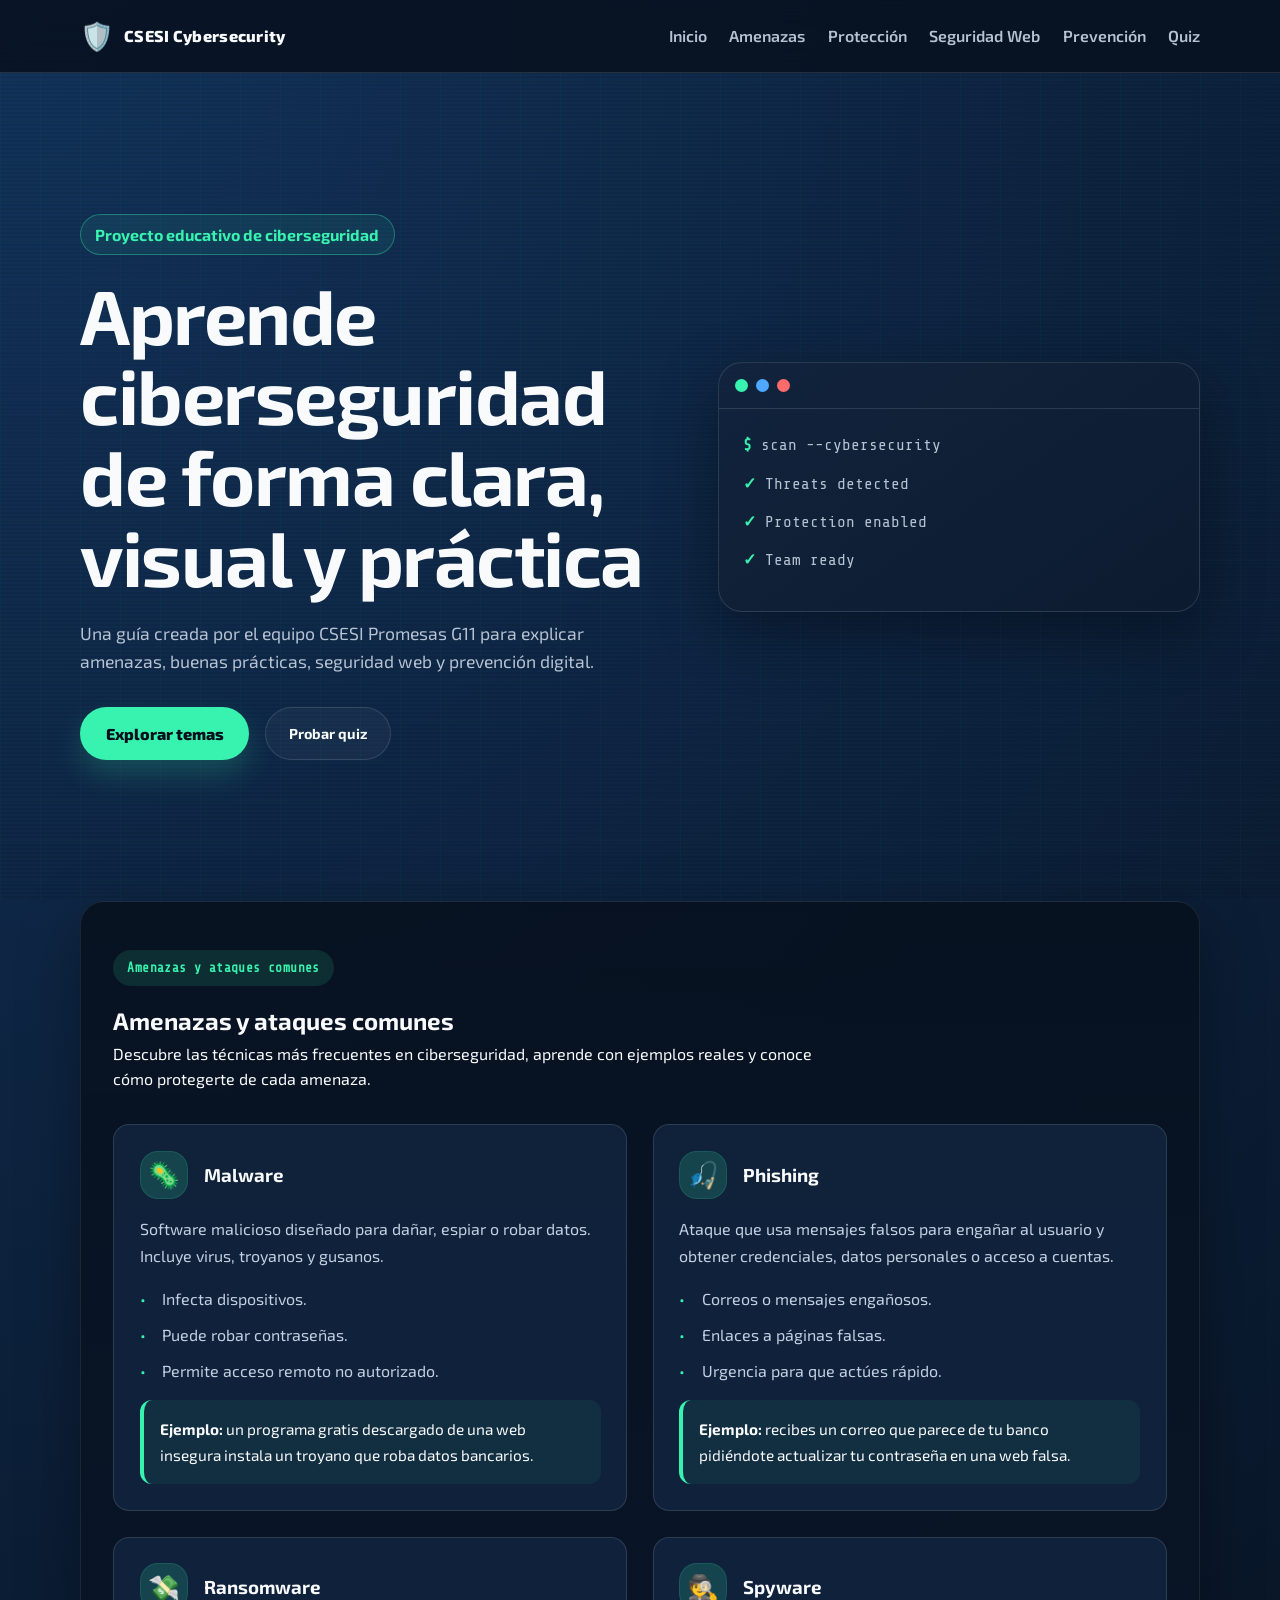
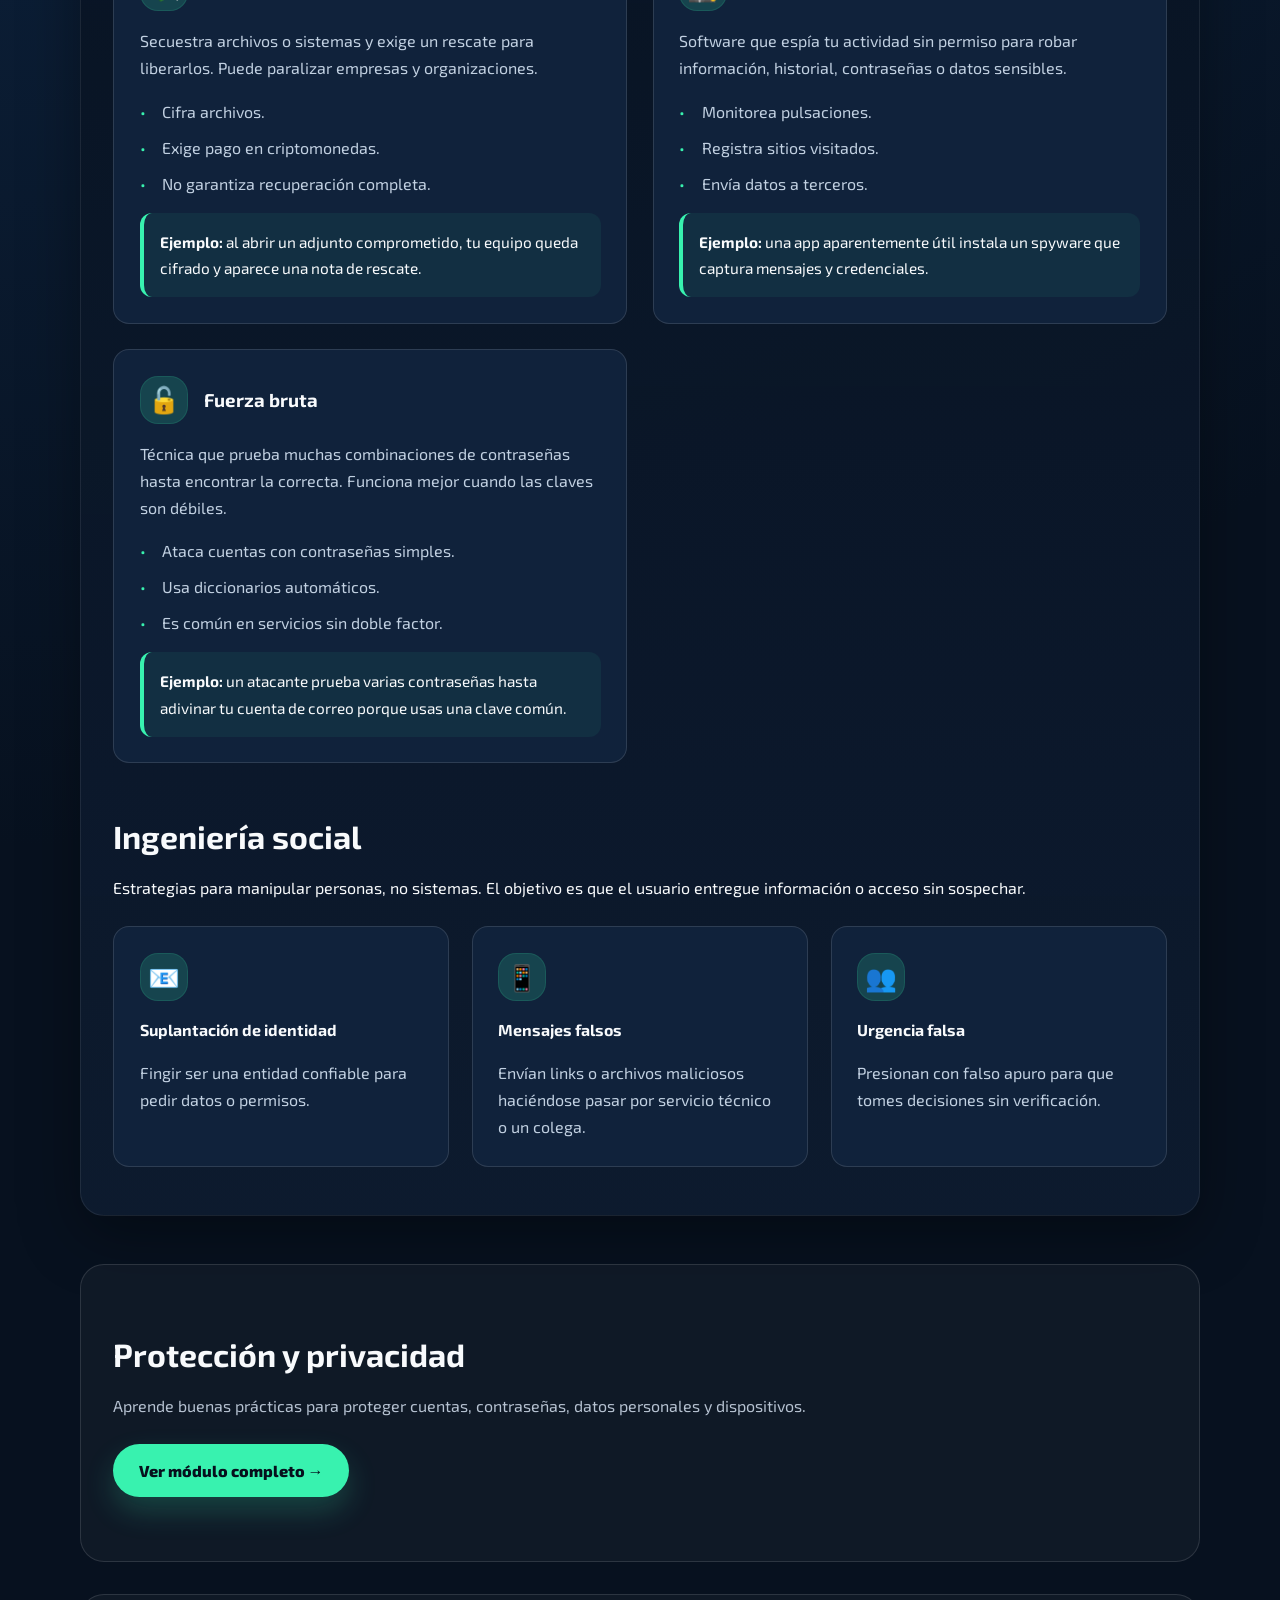
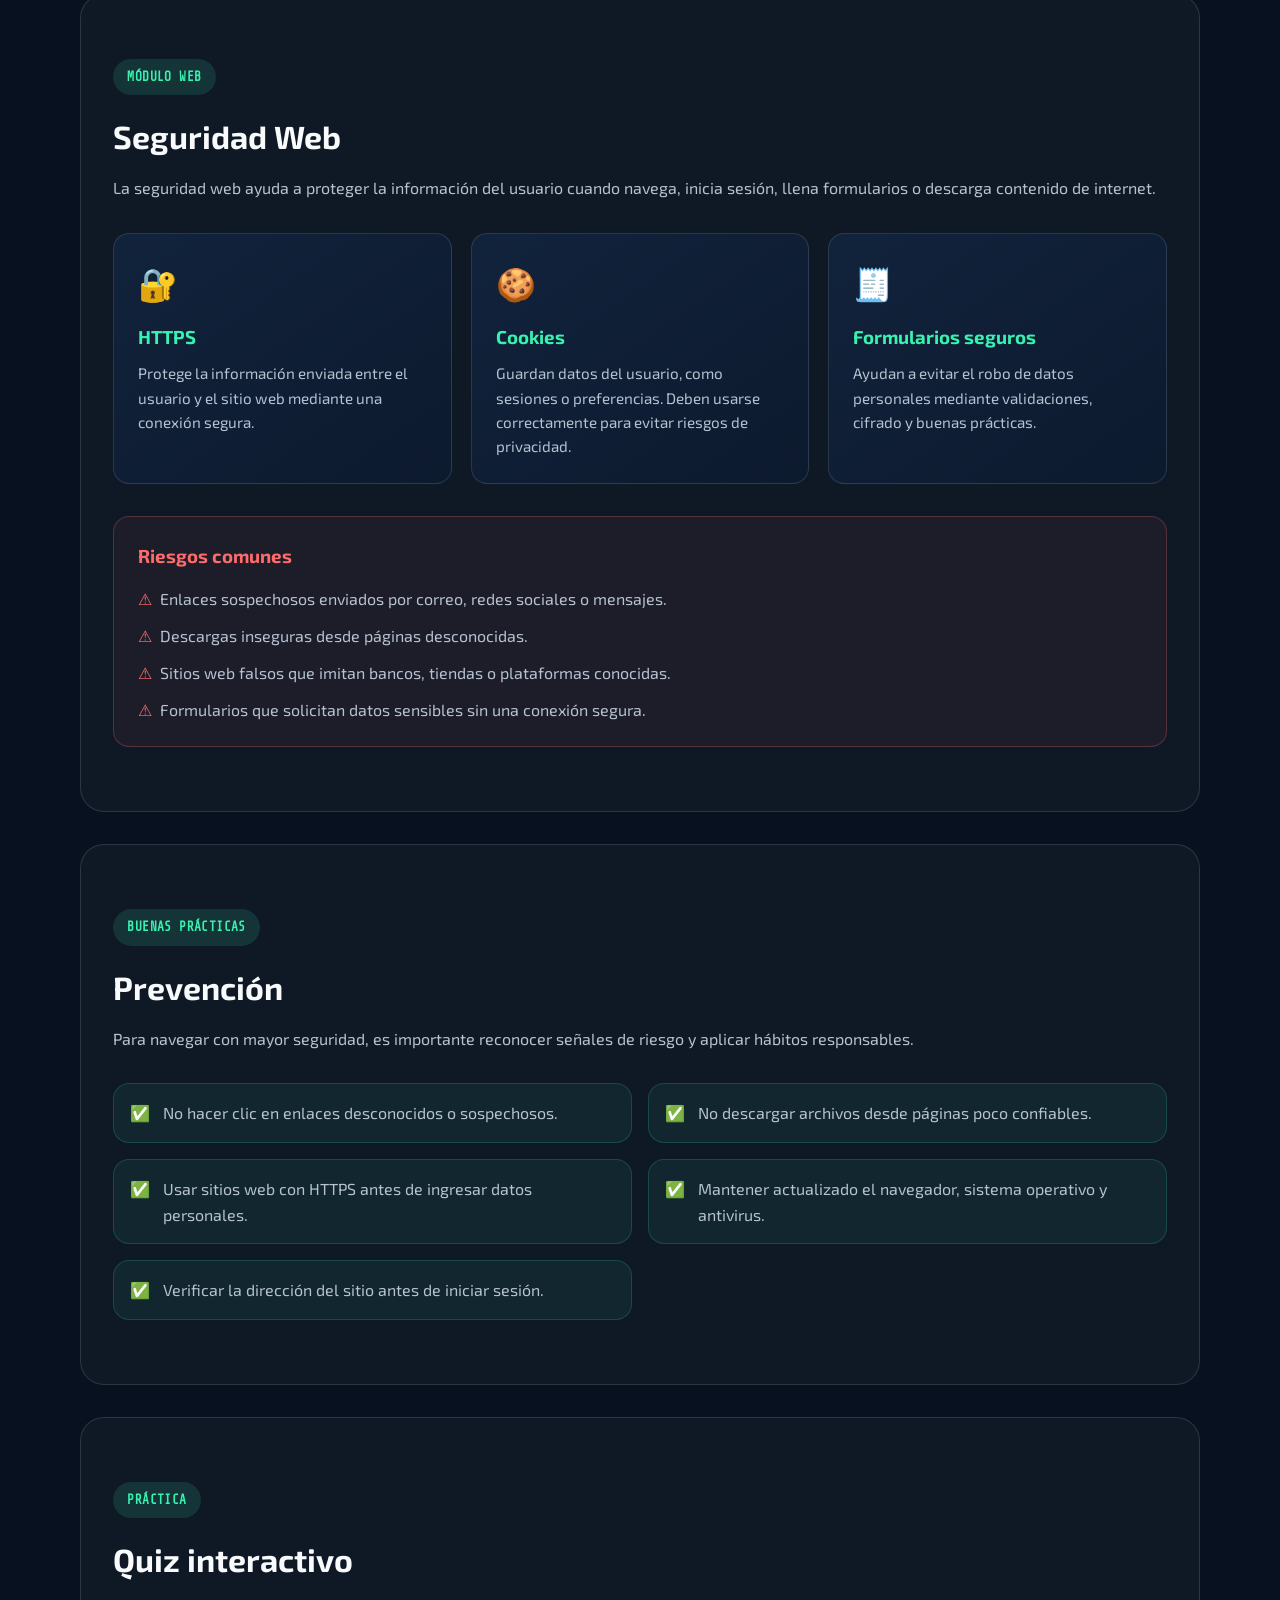
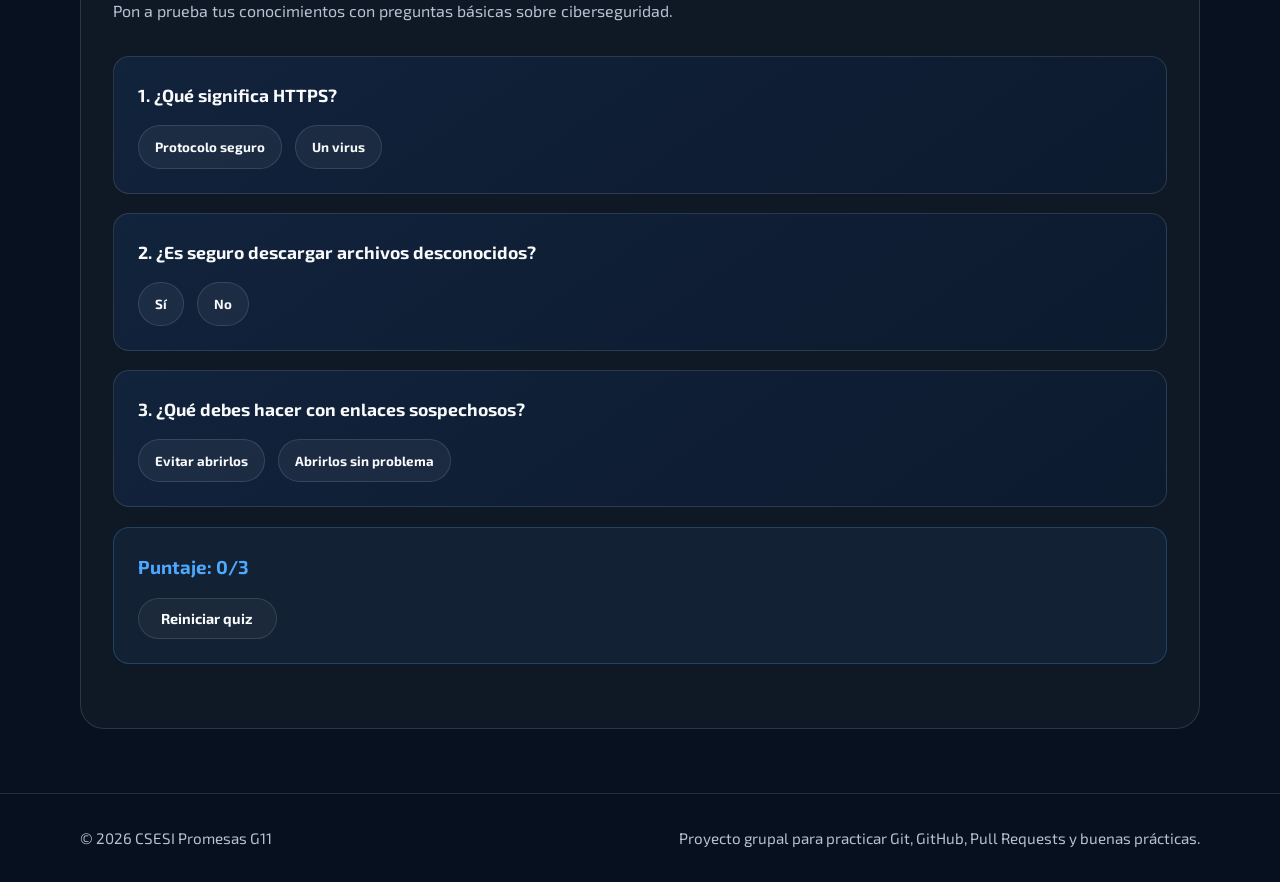
<file: index.html>
<!DOCTYPE html>
<html lang="es">
<head>
  <meta charset="UTF-8" />
  <meta name="viewport" content="width=device-width, initial-scale=1.0" />

  <title>CSESI Promesas G11 | Cybersecurity Guide</title>

  <link rel="stylesheet" href="styles.css" />
  <link rel="stylesheet" href="amenazas.css" />

  <link rel="preconnect" href="https://fonts.googleapis.com" />
  <link
    href="https://fonts.googleapis.com/css2?family=Share+Tech+Mono&family=Exo+2:wght@300;400;600;800&display=swap"
    rel="stylesheet"
  />
</head>

<body>
  <div class="bg-grid"></div>
  <div class="scanline"></div>

  <header class="site-header">
    <nav class="navbar">
      <a href="#home" class="logo">
        <span class="logo-icon">🛡️</span>
        <span>CSESI Cybersecurity</span>
      </a>

      <button class="menu-toggle" id="menuToggle" aria-label="Abrir menú">
        ☰
      </button>

      <ul class="nav-links" id="navLinks">
        <li><a href="#home">Inicio</a></li>
        <li><a href="#threats">Amenazas</a></li>
        <li><a href="#protection">Protección</a></li>
        <li><a href="#web-security">Seguridad Web</a></li>
        <li><a href="#prevention">Prevención</a></li>
        <li><a href="#quiz">Quiz</a></li>
      </ul>
    </nav>
  </header>

  <main>
    <section id="home" class="hero">
      <div class="hero-content">
        <p class="hero-badge">Proyecto educativo de ciberseguridad</p>

        <h1>
          Aprende ciberseguridad de forma clara, visual y práctica
        </h1>

        <p class="hero-description">
          Una guía creada por el equipo CSESI Promesas G11 para explicar amenazas,
          buenas prácticas, seguridad web y prevención digital.
        </p>

        <div class="hero-actions">
          <a href="#threats" class="btn btn-primary">Explorar temas</a>
          <a href="#quiz" class="btn btn-secondary">Probar quiz</a>
        </div>
      </div>

      <div class="hero-card">
        <div class="card-header">
          <span></span>
          <span></span>
          <span></span>
        </div>

        <div class="terminal-text">
          <p><span>$</span> scan --cybersecurity</p>
          <p><span>✓</span> Threats detected</p>
          <p><span>✓</span> Protection enabled</p>
          <p><span>✓</span> Team ready</p>
        </div>
      </div>
    </section>

    <section id="threats" class="threats-section">
      <div class="section-intro">
        <span class="section-tag">Amenazas y ataques comunes</span>
        <h2>Amenazas y ataques comunes</h2>
        <p>
          Descubre las técnicas más frecuentes en ciberseguridad, aprende con ejemplos reales y conoce cómo
          protegerte de cada amenaza.
        </p>
      </div>

      <div class="threats-grid">
        <article class="threat-card">
          <div class="threat-card-top">
            <div class="threat-icon">🦠</div>
            <h3>Malware</h3>
          </div>
          <p>
            Software malicioso diseñado para dañar, espiar o robar datos. Incluye virus, troyanos y gusanos.
          </p>
          <ul>
            <li>Infecta dispositivos.</li>
            <li>Puede robar contraseñas.</li>
            <li>Permite acceso remoto no autorizado.</li>
          </ul>
          <div class="threat-example">
            <strong>Ejemplo:</strong> un programa gratis descargado de una web insegura instala un troyano
            que roba datos bancarios.
          </div>
        </article>

        <article class="threat-card">
          <div class="threat-card-top">
            <div class="threat-icon">🎣</div>
            <h3>Phishing</h3>
          </div>
          <p>
            Ataque que usa mensajes falsos para engañar al usuario y obtener credenciales, datos personales
            o acceso a cuentas.
          </p>
          <ul>
            <li>Correos o mensajes engañosos.</li>
            <li>Enlaces a páginas falsas.</li>
            <li>Urgencia para que actúes rápido.</li>
          </ul>
          <div class="threat-example">
            <strong>Ejemplo:</strong> recibes un correo que parece de tu banco pidiéndote actualizar tu
            contraseña en una web falsa.
          </div>
        </article>

        <article class="threat-card">
          <div class="threat-card-top">
            <div class="threat-icon">💸</div>
            <h3>Ransomware</h3>
          </div>
          <p>
            Secuestra archivos o sistemas y exige un rescate para liberarlos. Puede paralizar empresas y
            organizaciones.
          </p>
          <ul>
            <li>Cifra archivos.</li>
            <li>Exige pago en criptomonedas.</li>
            <li>No garantiza recuperación completa.</li>
          </ul>
          <div class="threat-example">
            <strong>Ejemplo:</strong> al abrir un adjunto comprometido, tu equipo queda cifrado y aparece
            una nota de rescate.
          </div>
        </article>

        <article class="threat-card">
          <div class="threat-card-top">
            <div class="threat-icon">🕵️</div>
            <h3>Spyware</h3>
          </div>
          <p>
            Software que espía tu actividad sin permiso para robar información, historial, contraseñas o
            datos sensibles.
          </p>
          <ul>
            <li>Monitorea pulsaciones.</li>
            <li>Registra sitios visitados.</li>
            <li>Envía datos a terceros.</li>
          </ul>
          <div class="threat-example">
            <strong>Ejemplo:</strong> una app aparentemente útil instala un spyware que captura mensajes y
            credenciales.
          </div>
        </article>

        <article class="threat-card">
          <div class="threat-card-top">
            <div class="threat-icon">🔓</div>
            <h3>Fuerza bruta</h3>
          </div>
          <p>
            Técnica que prueba muchas combinaciones de contraseñas hasta encontrar la correcta. Funciona
            mejor cuando las claves son débiles.
          </p>
          <ul>
            <li>Ataca cuentas con contraseñas simples.</li>
            <li>Usa diccionarios automáticos.</li>
            <li>Es común en servicios sin doble factor.</li>
          </ul>
          <div class="threat-example">
            <strong>Ejemplo:</strong> un atacante prueba varias contraseñas hasta adivinar tu cuenta de
            correo porque usas una clave común.
          </div>
        </article>
      </div>

      <div class="social-engineering">
        <div class="social-header">
          <h3>Ingeniería social</h3>
          <p>
            Estrategias para manipular personas, no sistemas. El objetivo es que el usuario entregue
            información o acceso sin sospechar.
          </p>
        </div>

        <div class="social-grid">
          <article class="social-card">
            <span class="social-icon">📧</span>
            <h4>Suplantación de identidad</h4>
            <p>Fingir ser una entidad confiable para pedir datos o permisos.</p>
          </article>
          <article class="social-card">
            <span class="social-icon">📱</span>
            <h4>Mensajes falsos</h4>
            <p>Envían links o archivos maliciosos haciéndose pasar por servicio técnico o un colega.</p>
          </article>
          <article class="social-card">
            <span class="social-icon">👥</span>
            <h4>Urgencia falsa</h4>
            <p>Presionan con falso apuro para que tomes decisiones sin verificación.</p>
          </article>
        </div>
      </div>
    </section>

    <section id="protection" class="section-placeholder">
      <h2>Protección y privacidad</h2>
      <p>
        Aprende buenas prácticas para proteger cuentas, contraseñas, datos personales y dispositivos.
      </p>

      <br />

      <a href="proteccion.html" class="btn btn-primary">
        Ver módulo completo →
      </a>
    </section>

    <section id="web-security" class="section-placeholder">
      <span class="section-tag">MÓDULO WEB</span>
      <h2>Seguridad Web</h2>

      <p>
        La seguridad web ayuda a proteger la información del usuario cuando navega,
        inicia sesión, llena formularios o descarga contenido de internet.
      </p>

      <div class="info-grid">
        <article class="security-card">
          <span class="security-icon">🔐</span>
          <h3>HTTPS</h3>
          <p>
            Protege la información enviada entre el usuario y el sitio web mediante
            una conexión segura.
          </p>
        </article>

        <article class="security-card">
          <span class="security-icon">🍪</span>
          <h3>Cookies</h3>
          <p>
            Guardan datos del usuario, como sesiones o preferencias. Deben usarse
            correctamente para evitar riesgos de privacidad.
          </p>
        </article>

        <article class="security-card">
          <span class="security-icon">🧾</span>
          <h3>Formularios seguros</h3>
          <p>
            Ayudan a evitar el robo de datos personales mediante validaciones,
            cifrado y buenas prácticas.
          </p>
        </article>
      </div>

      <div class="risk-box">
        <h3>Riesgos comunes</h3>

        <ul class="risk-list">
          <li>Enlaces sospechosos enviados por correo, redes sociales o mensajes.</li>
          <li>Descargas inseguras desde páginas desconocidas.</li>
          <li>Sitios web falsos que imitan bancos, tiendas o plataformas conocidas.</li>
          <li>Formularios que solicitan datos sensibles sin una conexión segura.</li>
        </ul>
      </div>
    </section>

    <section id="prevention" class="section-placeholder">
      <span class="section-tag">BUENAS PRÁCTICAS</span>
      <h2>Prevención</h2>

      <p>
        Para navegar con mayor seguridad, es importante reconocer señales de riesgo
        y aplicar hábitos responsables.
      </p>

      <ul class="prevention-list">
        <li>
          <span>✅</span>
          No hacer clic en enlaces desconocidos o sospechosos.
        </li>

        <li>
          <span>✅</span>
          No descargar archivos desde páginas poco confiables.
        </li>

        <li>
          <span>✅</span>
          Usar sitios web con HTTPS antes de ingresar datos personales.
        </li>

        <li>
          <span>✅</span>
          Mantener actualizado el navegador, sistema operativo y antivirus.
        </li>

        <li>
          <span>✅</span>
          Verificar la dirección del sitio antes de iniciar sesión.
        </li>
      </ul>
    </section>

    <section id="quiz" class="section-placeholder">
      <span class="section-tag">PRÁCTICA</span>
      <h2>Quiz interactivo</h2>

      <p>
        Pon a prueba tus conocimientos con preguntas básicas sobre ciberseguridad.
      </p>

      <div class="quiz-container">
        <article class="quiz-question" data-question="0">
          <h3>1. ¿Qué significa HTTPS?</h3>

          <div class="quiz-options">
            <button class="quiz-option" data-correct="true">
              Protocolo seguro
            </button>

            <button class="quiz-option" data-correct="false">
              Un virus
            </button>
          </div>
        </article>

        <article class="quiz-question" data-question="1">
          <h3>2. ¿Es seguro descargar archivos desconocidos?</h3>

          <div class="quiz-options">
            <button class="quiz-option" data-correct="false">
              Sí
            </button>

            <button class="quiz-option" data-correct="true">
              No
            </button>
          </div>
        </article>

        <article class="quiz-question" data-question="2">
          <h3>3. ¿Qué debes hacer con enlaces sospechosos?</h3>

          <div class="quiz-options">
            <button class="quiz-option" data-correct="true">
              Evitar abrirlos
            </button>

            <button class="quiz-option" data-correct="false">
              Abrirlos sin problema
            </button>
          </div>
        </article>

        <div class="quiz-result">
          <h3 id="score">Puntaje: 0/3</h3>
          <p id="final"></p>

          <button id="resetQuiz" class="btn btn-secondary" type="button">
            Reiniciar quiz
          </button>
        </div>
      </div>
    </section>
  </main>

  <footer class="site-footer">
    <div class="footer-content">
      <p>© 2026 CSESI Promesas G11</p>
      <p>Proyecto grupal para practicar Git, GitHub, Pull Requests y buenas prácticas.</p>
    </div>
  </footer>

  <script src="script.js"></script>
  <script src="amenazas.js"></script>
</body>
</html>
</file>
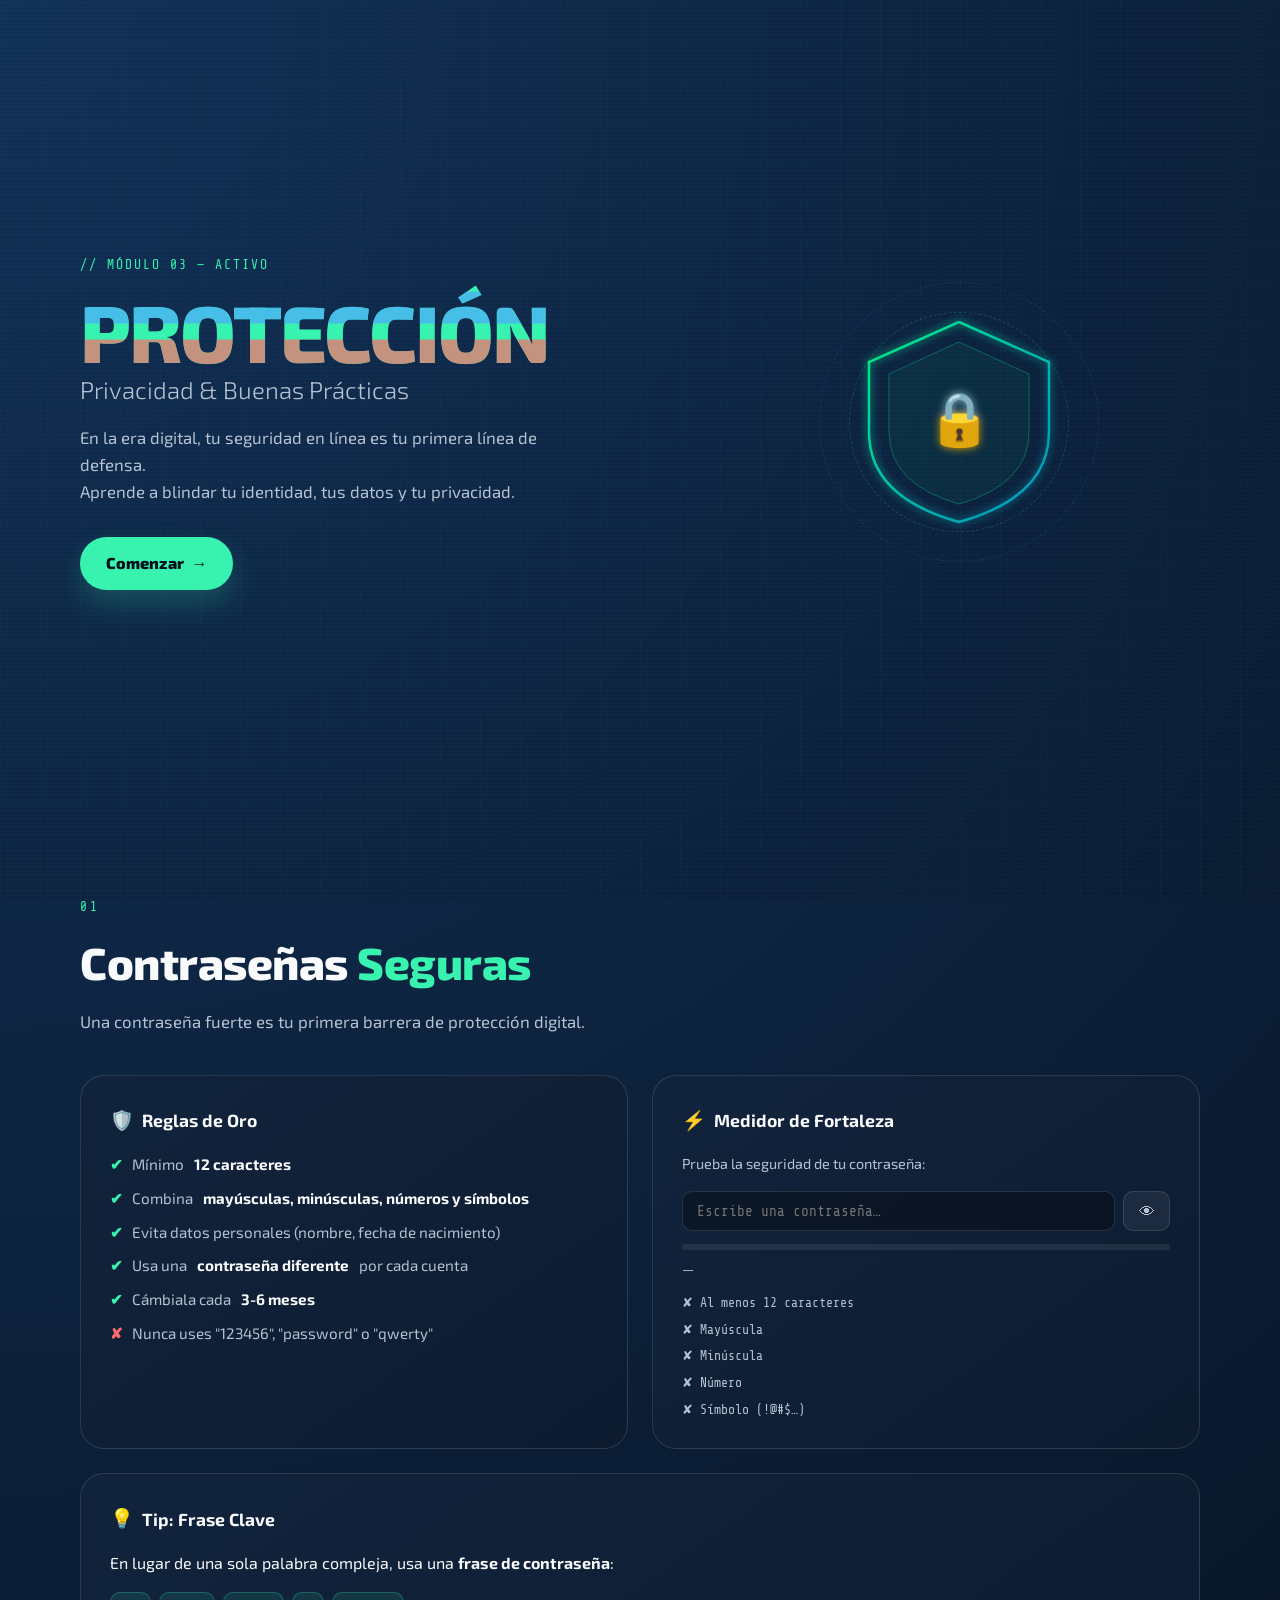
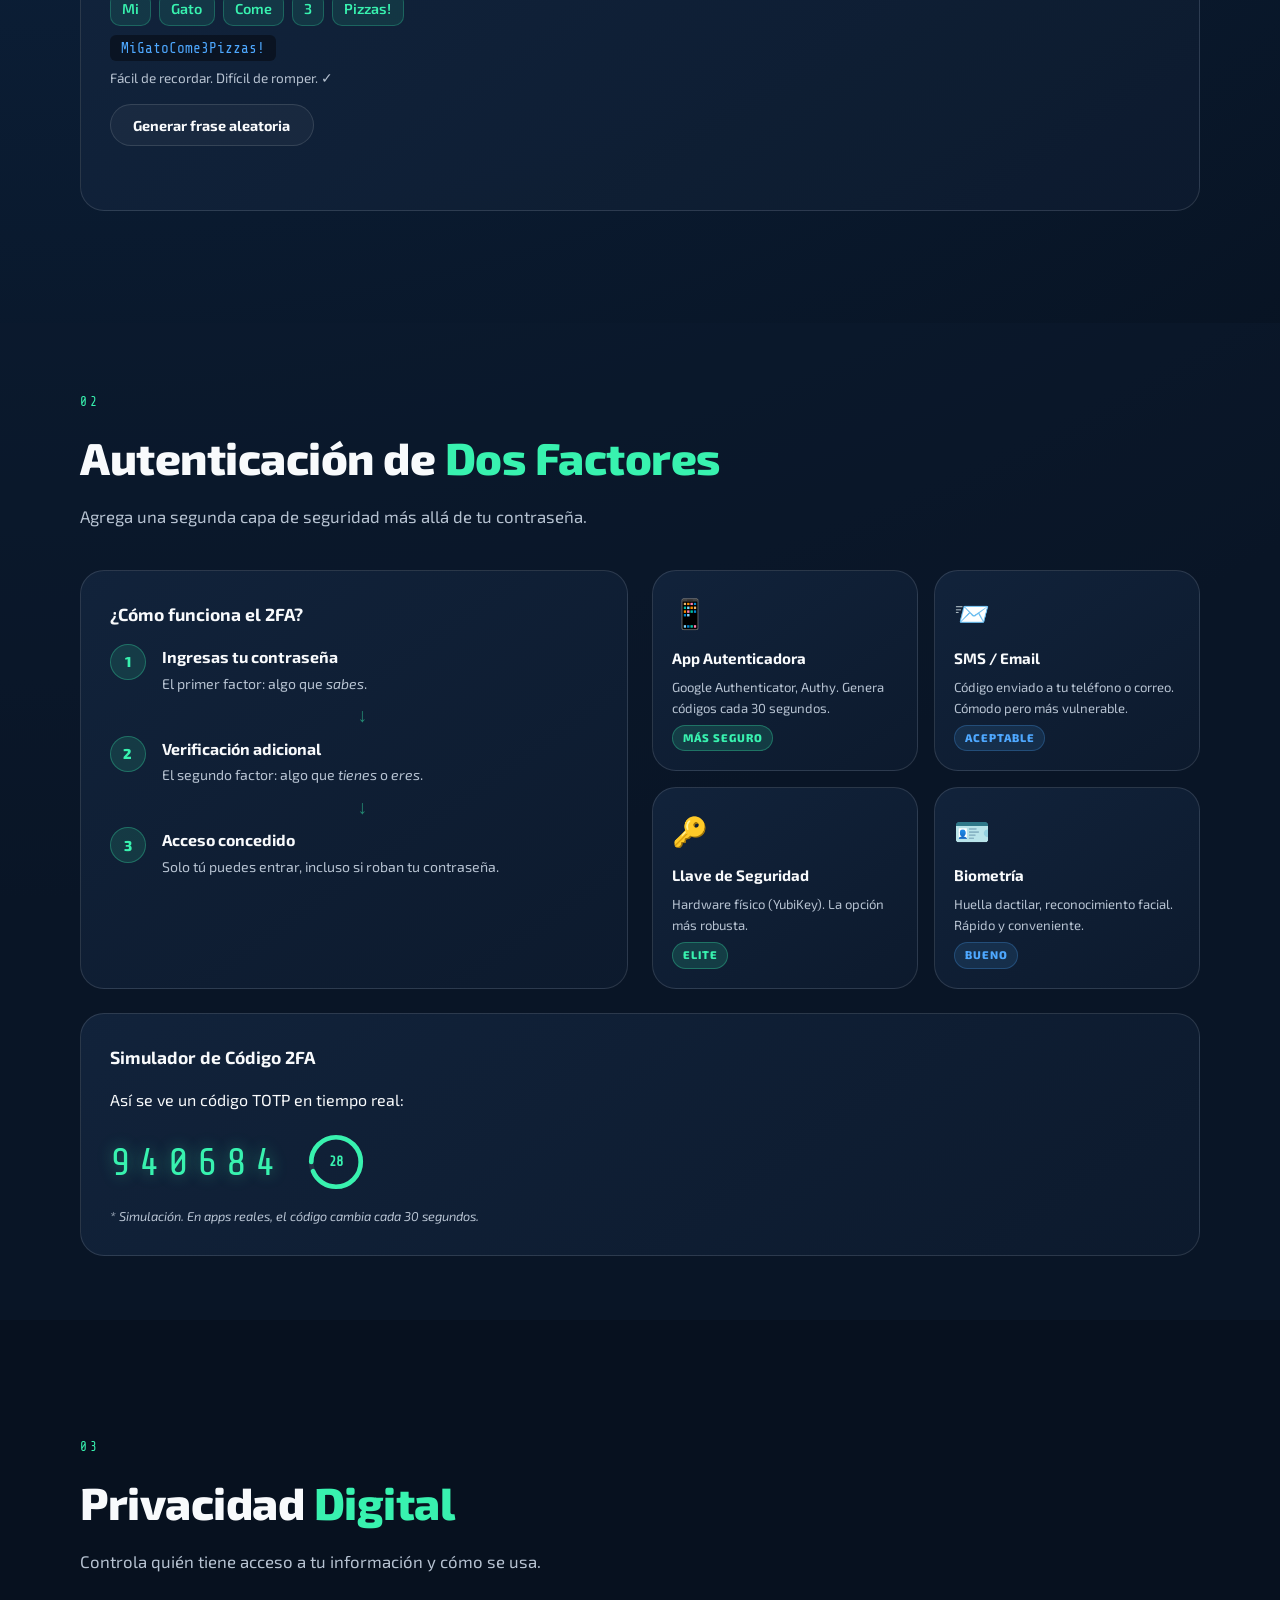
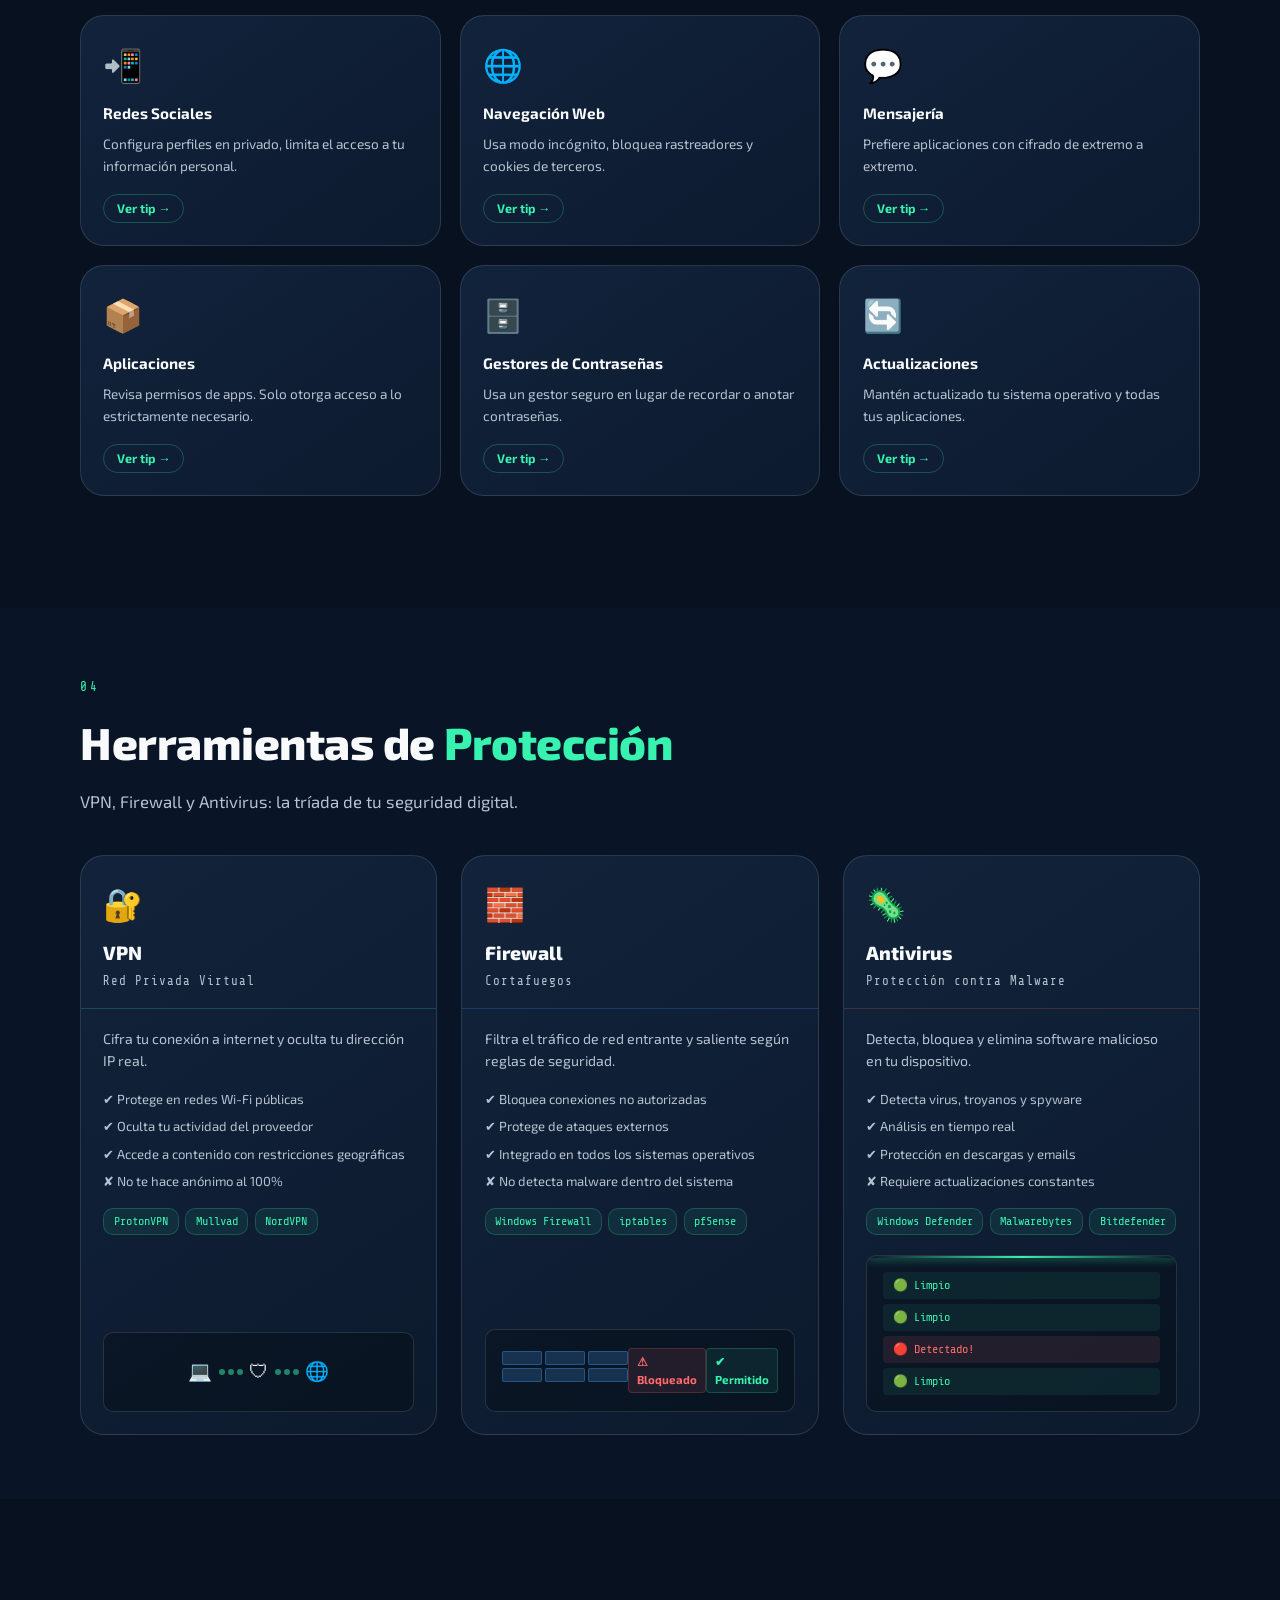
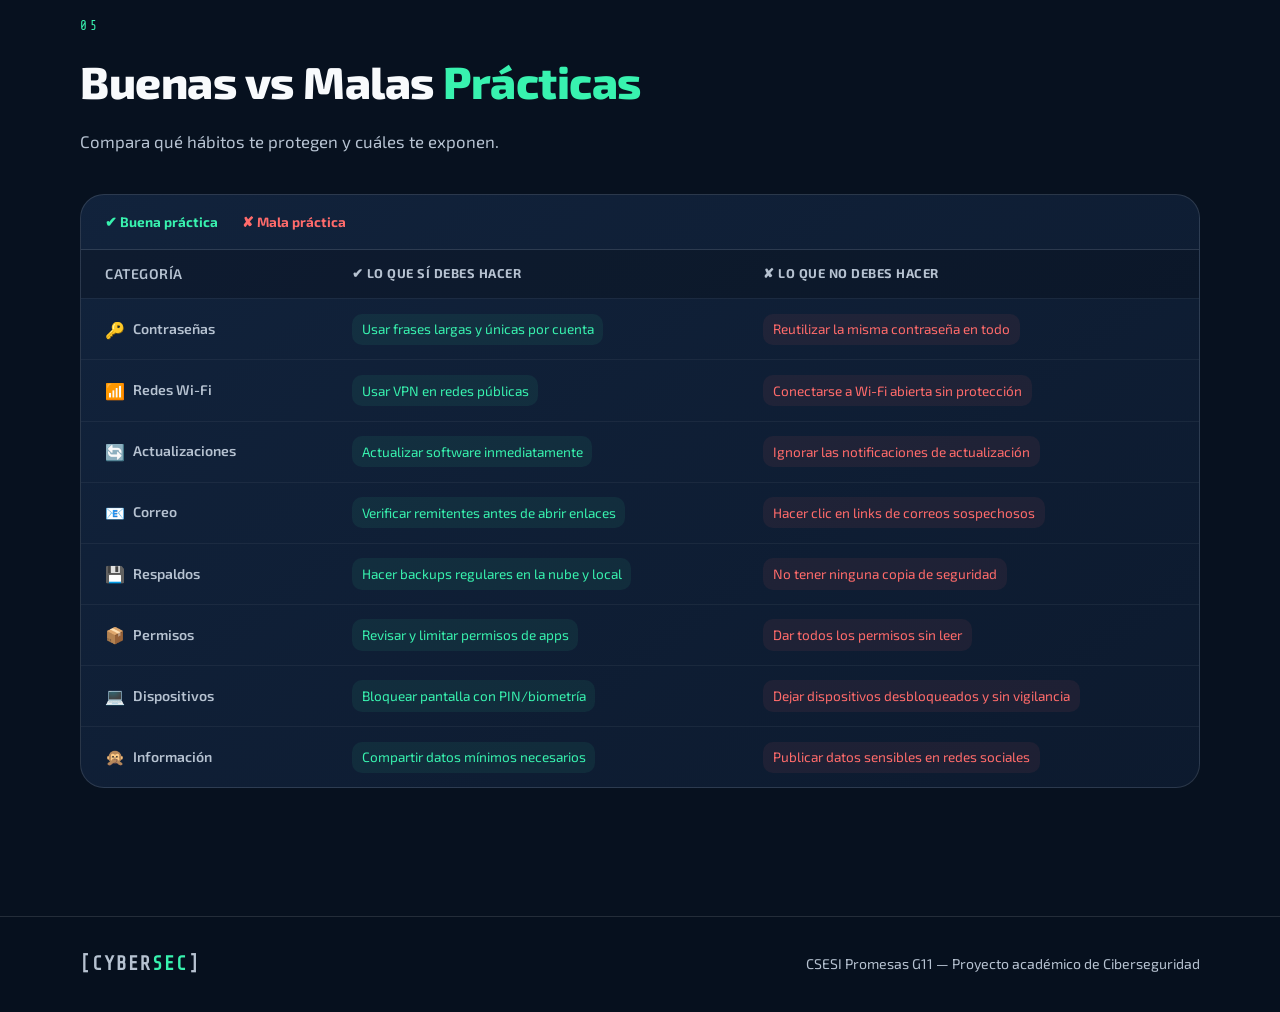
<file: proteccion.html>
<!DOCTYPE html>
<html lang="es">
<head>
  <meta charset="UTF-8" />
  <meta name="viewport" content="width=device-width, initial-scale=1.0" />
  <title>CSESI Promesas G11 | Protección & Privacidad</title>
  <link rel="stylesheet" href="styles.css" />
  <link rel="preconnect" href="https://fonts.googleapis.com" />
  <link href="https://fonts.googleapis.com/css2?family=Share+Tech+Mono&family=Exo+2:wght@300;400;600;800&display=swap" rel="stylesheet" />
</head>
<body>

  <!-- GLITCH BACKGROUND -->
  <div class="bg-grid"></div>
  <div class="scanline"></div>

  <main>

    <!-- HERO -->
    <section id="introduccion" class="hero-prot">
      <div class="hero-content">
        <div class="terminal-label">// MÓDULO 03 — ACTIVO</div>
        <h1 class="hero-title">
          <span class="glitch" data-text="PROTECCIÓN">PROTECCIÓN</span><br/>
          <span class="hero-sub">Privacidad &amp; Buenas Prácticas</span>
        </h1>
        <p class="hero-desc">
          En la era digital, tu seguridad en línea es tu primera línea de defensa.<br/>
          Aprende a blindar tu identidad, tus datos y tu privacidad.
        </p>
        <a href="#contrasenas" class="btn-primary">
          <span class="btn-text">Comenzar</span>
          <span class="btn-arrow">→</span>
        </a>
      </div>
      <div class="hero-visual">
        <div class="shield-wrap">
          <svg class="shield-svg" viewBox="0 0 200 220" xmlns="http://www.w3.org/2000/svg">
            <defs>
              <linearGradient id="shieldGrad" x1="0%" y1="0%" x2="100%" y2="100%">
                <stop offset="0%" style="stop-color:#00ff88;stop-opacity:0.9"/>
                <stop offset="100%" style="stop-color:#00ccff;stop-opacity:0.6"/>
              </linearGradient>
              <filter id="glow">
                <feGaussianBlur stdDeviation="4" result="coloredBlur"/>
                <feMerge><feMergeNode in="coloredBlur"/><feMergeNode in="SourceGraphic"/></feMerge>
              </filter>
            </defs>
            <path d="M100 10 L190 50 L190 120 Q190 185 100 210 Q10 185 10 120 L10 50 Z"
              fill="none" stroke="url(#shieldGrad)" stroke-width="2.5" filter="url(#glow)" class="shield-path"/>
            <path d="M100 30 L170 62 L170 120 Q170 172 100 192 Q30 172 30 120 L30 62 Z"
              fill="rgba(0,255,136,0.05)" stroke="rgba(0,255,136,0.3)" stroke-width="1"/>
            <text x="100" y="125" text-anchor="middle" font-family="Share Tech Mono" font-size="52" fill="url(#shieldGrad)" filter="url(#glow)" class="lock-icon">🔒</text>
          </svg>
          <div class="orbit orbit-1"></div>
          <div class="orbit orbit-2"></div>
        </div>
      </div>
    </section>

    <!-- CONTRASEÑAS SEGURAS -->
    <section id="contrasenas" class="section">
      <div class="section-header">
        <span class="section-tag">01</span>
        <h2>Contraseñas <span class="accent">Seguras</span></h2>
        <p class="section-desc">Una contraseña fuerte es tu primera barrera de protección digital.</p>
      </div>

      <div class="password-grid">
        <div class="password-rules card">
          <h3 class="card-title"><span class="icon">🛡️</span> Reglas de Oro</h3>
          <ul class="rule-list">
            <li><span class="check">✔</span> Mínimo <strong>12 caracteres</strong></li>
            <li><span class="check">✔</span> Combina <strong>mayúsculas, minúsculas, números y símbolos</strong></li>
            <li><span class="check">✔</span> Evita datos personales (nombre, fecha de nacimiento)</li>
            <li><span class="check">✔</span> Usa una <strong>contraseña diferente</strong> por cada cuenta</li>
            <li><span class="check">✔</span> Cámbiala cada <strong>3-6 meses</strong></li>
            <li><span class="x">✘</span> Nunca uses "123456", "password" o "qwerty"</li>
          </ul>
        </div>

        <div class="password-strength card">
          <h3 class="card-title"><span class="icon">⚡</span> Medidor de Fortaleza</h3>
          <p class="card-sub">Prueba la seguridad de tu contraseña:</p>
          <div class="input-wrap">
            <input type="password" id="pwInput" placeholder="Escribe una contraseña…" autocomplete="off"/>
            <button id="togglePw" aria-label="Mostrar/Ocultar">👁</button>
          </div>
          <div class="strength-bar-wrap">
            <div class="strength-bar" id="strengthBar"></div>
          </div>
          <p id="strengthLabel" class="strength-label">—</p>
          <ul id="pwCriteria" class="pw-criteria">
            <li id="c-len">✘ Al menos 12 caracteres</li>
            <li id="c-upper">✘ Mayúscula</li>
            <li id="c-lower">✘ Minúscula</li>
            <li id="c-num">✘ Número</li>
            <li id="c-sym">✘ Símbolo (!@#$…)</li>
          </ul>
        </div>

        <div class="password-tip card">
          <h3 class="card-title"><span class="icon">💡</span> Tip: Frase Clave</h3>
          <p>En lugar de una sola palabra compleja, usa una <strong>frase de contraseña</strong>:</p>
          <div class="passphrase-demo">
            <span class="pp-word">Mi</span>
            <span class="pp-word">Gato</span>
            <span class="pp-word">Come</span>
            <span class="pp-word">3</span>
            <span class="pp-word">Pizzas!</span>
          </div>
          <p class="pp-result"><code>MiGatoCome3Pizzas!</code></p>
          <p class="pp-note">Fácil de recordar. Difícil de romper. ✓</p>
          <button class="btn-secondary" id="generatePhrase">Generar frase aleatoria</button>
          <p id="generatedPhrase" class="generated-phrase"></p>
        </div>
      </div>
    </section>

    <!-- 2FA -->
    <section id="2fa" class="section section-alt">
      <div class="section-header">
        <span class="section-tag">02</span>
        <h2>Autenticación de <span class="accent">Dos Factores</span></h2>
        <p class="section-desc">Agrega una segunda capa de seguridad más allá de tu contraseña.</p>
      </div>

      <div class="tfa-layout">
        <div class="tfa-steps card">
          <h3 class="card-title">¿Cómo funciona el 2FA?</h3>
          <div class="steps">
            <div class="step">
              <div class="step-num">1</div>
              <div class="step-content">
                <strong>Ingresas tu contraseña</strong>
                <p>El primer factor: algo que <em>sabes</em>.</p>
              </div>
            </div>
            <div class="step-arrow">↓</div>
            <div class="step">
              <div class="step-num">2</div>
              <div class="step-content">
                <strong>Verificación adicional</strong>
                <p>El segundo factor: algo que <em>tienes</em> o <em>eres</em>.</p>
              </div>
            </div>
            <div class="step-arrow">↓</div>
            <div class="step">
              <div class="step-num">3</div>
              <div class="step-content">
                <strong>Acceso concedido</strong>
                <p>Solo tú puedes entrar, incluso si roban tu contraseña.</p>
              </div>
            </div>
          </div>
        </div>

        <div class="tfa-types">
          <div class="tfa-card card">
            <div class="tfa-icon">📱</div>
            <h4>App Autenticadora</h4>
            <p>Google Authenticator, Authy. Genera códigos cada 30 segundos.</p>
            <span class="badge badge-best">MÁS SEGURO</span>
          </div>
          <div class="tfa-card card">
            <div class="tfa-icon">📨</div>
            <h4>SMS / Email</h4>
            <p>Código enviado a tu teléfono o correo. Cómodo pero más vulnerable.</p>
            <span class="badge badge-ok">ACEPTABLE</span>
          </div>
          <div class="tfa-card card">
            <div class="tfa-icon">🔑</div>
            <h4>Llave de Seguridad</h4>
            <p>Hardware físico (YubiKey). La opción más robusta.</p>
            <span class="badge badge-best">ELITE</span>
          </div>
          <div class="tfa-card card">
            <div class="tfa-icon">🪪</div>
            <h4>Biometría</h4>
            <p>Huella dactilar, reconocimiento facial. Rápido y conveniente.</p>
            <span class="badge badge-ok">BUENO</span>
          </div>
        </div>
      </div>

      <div class="tfa-demo card">
        <h3 class="card-title">Simulador de Código 2FA</h3>
        <p>Así se ve un código TOTP en tiempo real:</p>
        <div class="totp-display">
          <div class="totp-code" id="totpCode">------</div>
          <div class="totp-timer">
            <svg viewBox="0 0 36 36" class="timer-circle">
              <path class="timer-bg" d="M18 2.0845 a 15.9155 15.9155 0 0 1 0 31.831 a 15.9155 15.9155 0 0 1 0 -31.831"/>
              <path class="timer-arc" id="timerArc" d="M18 2.0845 a 15.9155 15.9155 0 0 1 0 31.831 a 15.9155 15.9155 0 0 1 0 -31.831"/>
            </svg>
            <span id="timerCount">30</span>
          </div>
        </div>
        <p class="totp-note">* Simulación. En apps reales, el código cambia cada 30 segundos.</p>
      </div>
    </section>

    <!-- PRIVACIDAD DIGITAL -->
    <section id="privacidad" class="section">
      <div class="section-header">
        <span class="section-tag">03</span>
        <h2>Privacidad <span class="accent">Digital</span></h2>
        <p class="section-desc">Controla quién tiene acceso a tu información y cómo se usa.</p>
      </div>

      <div class="privacy-grid">
        <div class="privacy-card card" data-tip="Revisa las configuraciones de privacidad de cada red social y limita quién puede ver tu información.">
          <div class="priv-icon">📲</div>
          <h4>Redes Sociales</h4>
          <p>Configura perfiles en privado, limita el acceso a tu información personal.</p>
          <button class="tip-btn">Ver tip →</button>
        </div>
        <div class="privacy-card card" data-tip="Activa la navegación privada, usa extensiones bloqueadoras de rastreadores como uBlock Origin.">
          <div class="priv-icon">🌐</div>
          <h4>Navegación Web</h4>
          <p>Usa modo incógnito, bloquea rastreadores y cookies de terceros.</p>
          <button class="tip-btn">Ver tip →</button>
        </div>
        <div class="privacy-card card" data-tip="Activa el cifrado de extremo a extremo. Usa Signal o WhatsApp para mensajes sensibles.">
          <div class="priv-icon">💬</div>
          <h4>Mensajería</h4>
          <p>Prefiere aplicaciones con cifrado de extremo a extremo.</p>
          <button class="tip-btn">Ver tip →</button>
        </div>
        <div class="privacy-card card" data-tip="Lee los permisos antes de instalar apps. Nunca des acceso innecesario a cámara, micrófono o ubicación.">
          <div class="priv-icon">📦</div>
          <h4>Aplicaciones</h4>
          <p>Revisa permisos de apps. Solo otorga acceso a lo estrictamente necesario.</p>
          <button class="tip-btn">Ver tip →</button>
        </div>
        <div class="privacy-card card" data-tip="Usa gestores de contraseñas como Bitwarden o 1Password. Nunca guardes contraseñas en el navegador sin cifrado.">
          <div class="priv-icon">🗄️</div>
          <h4>Gestores de Contraseñas</h4>
          <p>Usa un gestor seguro en lugar de recordar o anotar contraseñas.</p>
          <button class="tip-btn">Ver tip →</button>
        </div>
        <div class="privacy-card card" data-tip="Mantén siempre actualizado tu sistema operativo y aplicaciones. Las actualizaciones corrigen vulnerabilidades críticas.">
          <div class="priv-icon">🔄</div>
          <h4>Actualizaciones</h4>
          <p>Mantén actualizado tu sistema operativo y todas tus aplicaciones.</p>
          <button class="tip-btn">Ver tip →</button>
        </div>
      </div>

      <!-- MODAL TIP -->
      <div id="tipModal" class="modal-overlay" aria-hidden="true">
        <div class="modal-box">
          <button class="modal-close" id="modalClose">✕</button>
          <div class="modal-icon">💡</div>
          <p id="tipContent" class="modal-text"></p>
        </div>
      </div>
    </section>

    <!-- HERRAMIENTAS: VPN, FIREWALL, ANTIVIRUS -->
    <section id="herramientas" class="section section-alt">
      <div class="section-header">
        <span class="section-tag">04</span>
        <h2>Herramientas de <span class="accent">Protección</span></h2>
        <p class="section-desc">VPN, Firewall y Antivirus: la tríada de tu seguridad digital.</p>
      </div>

      <div class="tools-grid">
        <!-- VPN -->
        <div class="tool-card card">
          <div class="tool-header">
            <div class="tool-icon">🔐</div>
            <h3>VPN</h3>
            <span class="tool-full">Red Privada Virtual</span>
          </div>
          <div class="tool-body">
            <p>Cifra tu conexión a internet y oculta tu dirección IP real.</p>
            <ul class="tool-list">
              <li>✔ Protege en redes Wi-Fi públicas</li>
              <li>✔ Oculta tu actividad del proveedor</li>
              <li>✔ Accede a contenido con restricciones geográficas</li>
              <li>✘ No te hace anónimo al 100%</li>
            </ul>
            <div class="tool-examples">
              <span class="ex-tag">ProtonVPN</span>
              <span class="ex-tag">Mullvad</span>
              <span class="ex-tag">NordVPN</span>
            </div>
          </div>
          <div class="tool-visual">
            <div class="vpn-tunnel">
              <div class="tunnel-device">💻</div>
              <div class="tunnel-line">
                <span class="tunnel-dot"></span>
                <span class="tunnel-dot"></span>
                <span class="tunnel-dot"></span>
              </div>
              <div class="tunnel-server">🛡</div>
              <div class="tunnel-line">
                <span class="tunnel-dot"></span>
                <span class="tunnel-dot"></span>
                <span class="tunnel-dot"></span>
              </div>
              <div class="tunnel-web">🌐</div>
            </div>
          </div>
        </div>

        <!-- FIREWALL -->
        <div class="tool-card card">
          <div class="tool-header">
            <div class="tool-icon">🧱</div>
            <h3>Firewall</h3>
            <span class="tool-full">Cortafuegos</span>
          </div>
          <div class="tool-body">
            <p>Filtra el tráfico de red entrante y saliente según reglas de seguridad.</p>
            <ul class="tool-list">
              <li>✔ Bloquea conexiones no autorizadas</li>
              <li>✔ Protege de ataques externos</li>
              <li>✔ Integrado en todos los sistemas operativos</li>
              <li>✘ No detecta malware dentro del sistema</li>
            </ul>
            <div class="tool-examples">
              <span class="ex-tag">Windows Firewall</span>
              <span class="ex-tag">iptables</span>
              <span class="ex-tag">pfSense</span>
            </div>
          </div>
          <div class="tool-visual">
            <div class="fw-wall">
              <div class="fw-brick" style="animation-delay:0s"></div>
              <div class="fw-brick" style="animation-delay:0.1s"></div>
              <div class="fw-brick" style="animation-delay:0.2s"></div>
              <div class="fw-brick" style="animation-delay:0.3s"></div>
              <div class="fw-brick" style="animation-delay:0.4s"></div>
              <div class="fw-brick" style="animation-delay:0.5s"></div>
            </div>
            <div class="fw-arrow blocked">⚠ Bloqueado</div>
            <div class="fw-arrow allowed">✔ Permitido</div>
          </div>
        </div>

        <!-- ANTIVIRUS -->
        <div class="tool-card card">
          <div class="tool-header">
            <div class="tool-icon">🦠</div>
            <h3>Antivirus</h3>
            <span class="tool-full">Protección contra Malware</span>
          </div>
          <div class="tool-body">
            <p>Detecta, bloquea y elimina software malicioso en tu dispositivo.</p>
            <ul class="tool-list">
              <li>✔ Detecta virus, troyanos y spyware</li>
              <li>✔ Análisis en tiempo real</li>
              <li>✔ Protección en descargas y emails</li>
              <li>✘ Requiere actualizaciones constantes</li>
            </ul>
            <div class="tool-examples">
              <span class="ex-tag">Windows Defender</span>
              <span class="ex-tag">Malwarebytes</span>
              <span class="ex-tag">Bitdefender</span>
            </div>
          </div>
          <div class="tool-visual av-visual">
            <div class="scan-line"></div>
            <div class="scan-threats">
              <span class="threat clean">🟢 Limpio</span>
              <span class="threat clean">🟢 Limpio</span>
              <span class="threat bad">🔴 Detectado!</span>
              <span class="threat clean">🟢 Limpio</span>
            </div>
          </div>
        </div>
      </div>
    </section>

    <!-- TABLA BUENAS Y MALAS PRÁCTICAS -->
    <section id="practicas" class="section">
      <div class="section-header">
        <span class="section-tag">05</span>
        <h2>Buenas vs Malas <span class="accent">Prácticas</span></h2>
        <p class="section-desc">Compara qué hábitos te protegen y cuáles te exponen.</p>
      </div>

      <div class="table-wrap card">
        <div class="table-legend">
          <span class="legend-good">✔ Buena práctica</span>
          <span class="legend-bad">✘ Mala práctica</span>
        </div>
        <div class="practices-table">
          <div class="table-head">
            <div class="col-cat">Categoría</div>
            <div class="col-good">✔ Lo que SÍ debes hacer</div>
            <div class="col-bad">✘ Lo que NO debes hacer</div>
          </div>
          <div class="table-row">
            <div class="col-cat"><span class="row-icon">🔑</span>Contraseñas</div>
            <div class="col-good"><span class="good-item">Usar frases largas y únicas por cuenta</span></div>
            <div class="col-bad"><span class="bad-item">Reutilizar la misma contraseña en todo</span></div>
          </div>
          <div class="table-row">
            <div class="col-cat"><span class="row-icon">📶</span>Redes Wi-Fi</div>
            <div class="col-good"><span class="good-item">Usar VPN en redes públicas</span></div>
            <div class="col-bad"><span class="bad-item">Conectarse a Wi-Fi abierta sin protección</span></div>
          </div>
          <div class="table-row">
            <div class="col-cat"><span class="row-icon">🔄</span>Actualizaciones</div>
            <div class="col-good"><span class="good-item">Actualizar software inmediatamente</span></div>
            <div class="col-bad"><span class="bad-item">Ignorar las notificaciones de actualización</span></div>
          </div>
          <div class="table-row">
            <div class="col-cat"><span class="row-icon">📧</span>Correo</div>
            <div class="col-good"><span class="good-item">Verificar remitentes antes de abrir enlaces</span></div>
            <div class="col-bad"><span class="bad-item">Hacer clic en links de correos sospechosos</span></div>
          </div>
          <div class="table-row">
            <div class="col-cat"><span class="row-icon">💾</span>Respaldos</div>
            <div class="col-good"><span class="good-item">Hacer backups regulares en la nube y local</span></div>
            <div class="col-bad"><span class="bad-item">No tener ninguna copia de seguridad</span></div>
          </div>
          <div class="table-row">
            <div class="col-cat"><span class="row-icon">📦</span>Permisos</div>
            <div class="col-good"><span class="good-item">Revisar y limitar permisos de apps</span></div>
            <div class="col-bad"><span class="bad-item">Dar todos los permisos sin leer</span></div>
          </div>
          <div class="table-row">
            <div class="col-cat"><span class="row-icon">💻</span>Dispositivos</div>
            <div class="col-good"><span class="good-item">Bloquear pantalla con PIN/biometría</span></div>
            <div class="col-bad"><span class="bad-item">Dejar dispositivos desbloqueados y sin vigilancia</span></div>
          </div>
          <div class="table-row">
            <div class="col-cat"><span class="row-icon">🙊</span>Información</div>
            <div class="col-good"><span class="good-item">Compartir datos mínimos necesarios</span></div>
            <div class="col-bad"><span class="bad-item">Publicar datos sensibles en redes sociales</span></div>
          </div>
        </div>
      </div>
    </section>

  </main>

  <footer>
    <div class="footer-content">
      <div class="footer-logo">
        <span class="bracket">[</span>CYBER<span class="accent">SEC</span><span class="bracket">]</span>
      </div>
      <p class="footer-sub">CSESI Promesas G11 — Proyecto académico de Ciberseguridad</p>
    </div>
  </footer>

  <script src="script.js"></script>
</body>
</html>
</file>
<file: styles.css>
:root {
  --bg-main: #07111f;
  --bg-secondary: #0d1b2f;
  --bg-card: #12243d;
  --primary: #38f2af;
  --secondary: #4ea8ff;
  --danger: #ff6b6b;
  --text-main: #f8fafc;
  --text-muted: #b6c2d1;
  --border-soft: rgba(255, 255, 255, 0.12);
  --shadow-soft: 0 20px 60px rgba(0, 0, 0, 0.35);
  --radius-lg: 24px;
  --radius-md: 16px;
  --radius-sm: 10px;
  --max-width: 1120px;
  --font-mono: "Share Tech Mono", "Courier New", monospace;
  --font-body: "Exo 2", Arial, Helvetica, sans-serif;
}

/* ── Reset ─────────────────────────────────────────── */
*, *::before, *::after {
  box-sizing: border-box;
  margin: 0;
  padding: 0;
}

html {
  scroll-behavior: smooth;
}

body {
  font-family: var(--font-body);
  background: radial-gradient(circle at top left, #12335b 0%, var(--bg-main) 42%);
  color: var(--text-main);
  line-height: 1.6;
  overflow-x: hidden;
}

a {
  color: inherit;
  text-decoration: none;
}

ul { list-style: none; }
button { cursor: pointer; font-family: inherit; }

/* ── Decorative Background ──────────────────────────── */
.bg-grid {
  position: fixed;
  inset: 0;
  background-image:
    linear-gradient(rgba(56, 242, 175, 0.03) 1px, transparent 1px),
    linear-gradient(90deg, rgba(56, 242, 175, 0.03) 1px, transparent 1px);
  background-size: 40px 40px;
  pointer-events: none;
  z-index: 0;
}

.scanline {
  position: fixed;
  inset: 0;
  background: repeating-linear-gradient(
    0deg,
    transparent,
    transparent 2px,
    rgba(0, 0, 0, 0.06) 2px,
    rgba(0, 0, 0, 0.06) 4px
  );
  pointer-events: none;
  z-index: 0;
}

main, footer { position: relative; z-index: 1; }

/* ================================================================
   NAVBAR / HEADER (index.html)
   ================================================================ */
.site-header {
  position: sticky;
  top: 0;
  z-index: 20;
  background: rgba(7, 17, 31, 0.86);
  backdrop-filter: blur(14px);
  border-bottom: 1px solid var(--border-soft);
}

.navbar {
  width: min(100% - 2rem, var(--max-width));
  margin: 0 auto;
  min-height: 72px;
  display: flex;
  align-items: center;
  justify-content: space-between;
}

.logo {
  display: flex;
  align-items: center;
  gap: 0.6rem;
  font-weight: 800;
  letter-spacing: 0.3px;
}

.logo-icon {
  font-size: 1.7rem;
}

.nav-links {
  list-style: none;
  display: flex;
  align-items: center;
  gap: 1.4rem;
}

.nav-links a {
  color: var(--text-muted);
  font-weight: 600;
  transition: color 0.2s ease;
}

.nav-links a:hover {
  color: var(--primary);
}

.menu-toggle {
  display: none;
  border: 1px solid var(--border-soft);
  background: var(--bg-card);
  color: var(--text-main);
  padding: 0.5rem 0.8rem;
  border-radius: 12px;
  font-size: 1.3rem;
  cursor: pointer;
}

/* ================================================================
   HERO (index.html)
   ================================================================ */
.hero {
  width: min(100% - 2rem, var(--max-width));
  margin: 0 auto;
  min-height: calc(100vh - 72px);
  display: grid;
  grid-template-columns: 1.1fr 0.9fr;
  align-items: center;
  gap: 3rem;
  padding: 4rem 0;
}

.hero-badge {
  display: inline-flex;
  width: fit-content;
  padding: 0.4rem 0.9rem;
  border: 1px solid rgba(56, 242, 175, 0.35);
  border-radius: 999px;
  color: var(--primary);
  background: rgba(56, 242, 175, 0.08);
  font-weight: 700;
  margin-bottom: 1.2rem;
}

.hero h1 {
  font-size: clamp(2.4rem, 6vw, 4.8rem);
  line-height: 1.05;
  margin-bottom: 1.4rem;
  letter-spacing: -1.5px;
}

.hero-description {
  color: var(--text-muted);
  max-width: 620px;
  font-size: 1.1rem;
  margin-bottom: 2rem;
}

.hero-actions {
  display: flex;
  flex-wrap: wrap;
  gap: 1rem;
}

/* ── Shared Button Styles ────────────────────────────── */
.btn {
  display: inline-flex;
  justify-content: center;
  align-items: center;
  padding: 0.9rem 1.3rem;
  border-radius: 999px;
  font-weight: 800;
  transition: transform 0.2s ease, box-shadow 0.2s ease;
}

.btn:hover {
  transform: translateY(-2px);
}

.btn-primary {
  display: inline-flex;
  align-items: center;
  gap: 0.5rem;
  padding: 0.85rem 1.6rem;
  background: var(--primary);
  color: #06101d;
  font-weight: 800;
  border-radius: 999px;
  border: none;
  font-size: 1rem;
  transition: transform 0.2s ease, box-shadow 0.2s ease;
  box-shadow: 0 14px 30px rgba(56, 242, 175, 0.2);
}

.btn-primary:hover {
  transform: translateY(-2px);
  box-shadow: 0 18px 36px rgba(56, 242, 175, 0.3);
}

.btn-secondary {
  display: inline-flex;
  align-items: center;
  gap: 0.5rem;
  padding: 0.7rem 1.4rem;
  background: rgba(255, 255, 255, 0.04);
  color: var(--text-main);
  font-weight: 700;
  border-radius: 999px;
  border: 1px solid var(--border-soft);
  font-size: 0.9rem;
  transition: border-color 0.2s, background 0.2s;
}

.btn-secondary:hover {
  border-color: rgba(56, 242, 175, 0.4);
  background: rgba(56, 242, 175, 0.06);
}

/* ── Hero Card (terminal) ───────────────────────────── */
.hero-card {
  background: linear-gradient(145deg, rgba(18, 36, 61, 0.96), rgba(13, 27, 47, 0.96));
  border: 1px solid var(--border-soft);
  border-radius: var(--radius-lg);
  box-shadow: var(--shadow-soft);
  overflow: hidden;
}

.card-header {
  display: flex;
  gap: 0.5rem;
  padding: 1rem;
  border-bottom: 1px solid var(--border-soft);
}

.card-header span {
  width: 13px;
  height: 13px;
  border-radius: 999px;
  background: var(--primary);
}

.card-header span:nth-child(2) {
  background: var(--secondary);
}

.card-header span:nth-child(3) {
  background: #ff6b6b;
}

.terminal-text {
  padding: 1.5rem;
  font-family: var(--font-mono);
  color: var(--text-muted);
}

.terminal-text p {
  margin-bottom: 0.8rem;
}

.terminal-text span {
  color: var(--primary);
  font-weight: 800;
}

/* ── Section Placeholder (index.html) ───────────────── */
.section-placeholder {
  width: min(100% - 2rem, var(--max-width));
  margin: 0 auto 2rem;
  padding: 4rem 2rem;
  border: 1px solid var(--border-soft);
  border-radius: var(--radius-lg);
  background: rgba(255, 255, 255, 0.035);
}

.section-placeholder h2 {
  font-size: 2rem;
  margin-bottom: 0.8rem;
}

.section-placeholder p {
  color: var(--text-muted);
}

/* ================================================================
   LAYOUT HELPERS (proteccion.html)
   ================================================================ */
.section, .section-alt {
  width: min(100% - 2rem, var(--max-width));
  margin: 0 auto 3rem;
  padding: 4rem 0;
}

.section-alt {
  width: 100%;
  margin: 0 0 3rem;
  padding: 4rem 1rem;
  background: rgba(13, 27, 47, 0.5);
}

.section-alt > * {
  max-width: var(--max-width);
  margin-left: auto;
  margin-right: auto;
}

/* ── Section Header ─────────────────────────────────── */
.section-header {
  margin-bottom: 2.5rem;
}

.section-tag {
  display: inline-block;
  font-family: var(--font-mono);
  font-size: 0.8rem;
  letter-spacing: 3px;
  color: var(--primary);
  margin-bottom: 0.6rem;
}

.section-header h2 {
  font-size: clamp(1.8rem, 4vw, 2.8rem);
  font-weight: 800;
  letter-spacing: -0.5px;
  margin-bottom: 0.6rem;
}

.accent { color: var(--primary); }

.section-desc {
  color: var(--text-muted);
  font-size: 1.05rem;
  max-width: 600px;
}

/* ── Card Base ──────────────────────────────────────── */
.card {
  background: linear-gradient(145deg, rgba(18, 36, 61, 0.96), rgba(13, 27, 47, 0.96));
  border: 1px solid var(--border-soft);
  border-radius: var(--radius-lg);
  padding: 1.8rem;
  transition: border-color 0.25s ease, box-shadow 0.25s ease;
}

.card:hover {
  border-color: rgba(56, 242, 175, 0.25);
  box-shadow: 0 8px 32px rgba(56, 242, 175, 0.06);
}

.card-title {
  font-size: 1.1rem;
  font-weight: 700;
  margin-bottom: 1rem;
  display: flex;
  align-items: center;
  gap: 0.5rem;
}

.card-title .icon { font-size: 1.2rem; }
.card-sub { color: var(--text-muted); font-size: 0.9rem; margin-bottom: 1rem; }

/* ================================================================
   HERO — proteccion.html
   ================================================================ */
.hero-prot {
  width: min(100% - 2rem, var(--max-width));
  margin: 0 auto;
  min-height: 92vh;
  display: grid;
  grid-template-columns: 1.1fr 0.9fr;
  align-items: center;
  gap: 3rem;
  padding: 5rem 0 4rem;
}

.terminal-label {
  font-family: var(--font-mono);
  font-size: 0.82rem;
  color: var(--primary);
  letter-spacing: 2px;
  margin-bottom: 1rem;
}

.hero-title {
  font-size: clamp(2.6rem, 7vw, 5rem);
  font-weight: 800;
  line-height: 1.0;
  letter-spacing: -2px;
  margin-bottom: 1.4rem;
}

.hero-sub {
  display: block;
  font-size: clamp(1rem, 2.5vw, 1.5rem);
  font-weight: 300;
  color: var(--text-muted);
  letter-spacing: 0;
  margin-top: 0.4rem;
}

/* Glitch effect */
.glitch {
  position: relative;
  display: inline-block;
  color: var(--primary);
}

.glitch::before,
.glitch::after {
  content: attr(data-text);
  position: absolute;
  inset: 0;
  opacity: 0.7;
}

.glitch::before {
  color: var(--secondary);
  animation: glitch-before 3s infinite;
  clip-path: polygon(0 0, 100% 0, 100% 40%, 0 40%);
}

.glitch::after {
  color: var(--danger);
  animation: glitch-after 3s infinite;
  clip-path: polygon(0 60%, 100% 60%, 100% 100%, 0 100%);
}

@keyframes glitch-before {
  0%, 90%, 100% { transform: translate(0); }
  92% { transform: translate(-3px, 1px); }
  95% { transform: translate(3px, -1px); }
}

@keyframes glitch-after {
  0%, 90%, 100% { transform: translate(0); }
  93% { transform: translate(3px, 2px); }
  96% { transform: translate(-3px, -2px); }
}

.hero-desc {
  color: var(--text-muted);
  font-size: 1.05rem;
  margin-bottom: 2rem;
  max-width: 520px;
}

/* Shield visual */
.hero-visual { display: flex; justify-content: center; align-items: center; }

.shield-wrap {
  position: relative;
  width: 260px;
  height: 280px;
  display: flex;
  align-items: center;
  justify-content: center;
}

.shield-svg { width: 200px; height: 220px; animation: shield-float 4s ease-in-out infinite; }
.shield-path { stroke-dasharray: 620; stroke-dashoffset: 620; animation: draw-shield 2s ease forwards; }
.lock-icon { animation: lock-pulse 2.5s ease-in-out infinite; }

@keyframes shield-float {
  0%, 100% { transform: translateY(0); }
  50% { transform: translateY(-12px); }
}

@keyframes draw-shield { to { stroke-dashoffset: 0; } }

@keyframes lock-pulse {
  0%, 100% { opacity: 1; }
  50% { opacity: 0.6; }
}

.orbit {
  position: absolute;
  border-radius: 50%;
  border: 1px dashed rgba(56, 242, 175, 0.2);
  animation: orbit-spin 8s linear infinite;
}

.orbit-1 { width: 220px; height: 220px; }
.orbit-2 { width: 280px; height: 280px; border-color: rgba(78, 168, 255, 0.15); animation-duration: 14s; animation-direction: reverse; }

@keyframes orbit-spin { to { transform: rotate(360deg); } }

/* ================================================================
   SECTION 01 — CONTRASEÑAS
   ================================================================ */
.password-grid {
  display: grid;
  grid-template-columns: 1fr 1fr;
  grid-template-rows: auto auto;
  gap: 1.5rem;
}

.password-tip { grid-column: 1 / -1; }

.rule-list { display: flex; flex-direction: column; gap: 0.6rem; }
.rule-list li { display: flex; align-items: flex-start; gap: 0.6rem; font-size: 0.95rem; color: var(--text-muted); }
.rule-list li strong { color: var(--text-main); }
.check { color: var(--primary); font-weight: 800; flex-shrink: 0; }
.x { color: var(--danger); font-weight: 800; flex-shrink: 0; }

.input-wrap {
  display: flex;
  gap: 0.5rem;
  margin-bottom: 0.8rem;
}

.input-wrap input {
  flex: 1;
  background: rgba(0, 0, 0, 0.3);
  border: 1px solid var(--border-soft);
  border-radius: var(--radius-sm);
  color: var(--text-main);
  padding: 0.6rem 0.9rem;
  font-family: var(--font-mono);
  font-size: 0.9rem;
  outline: none;
  transition: border-color 0.2s;
}

.input-wrap input:focus { border-color: var(--primary); }

.input-wrap button {
  background: rgba(255, 255, 255, 0.06);
  border: 1px solid var(--border-soft);
  border-radius: var(--radius-sm);
  color: var(--text-muted);
  padding: 0.6rem 0.9rem;
  font-size: 1rem;
  transition: background 0.2s;
}

.input-wrap button:hover { background: rgba(56, 242, 175, 0.1); }

.strength-bar-wrap {
  height: 6px;
  background: rgba(255, 255, 255, 0.08);
  border-radius: 999px;
  overflow: hidden;
  margin-bottom: 0.5rem;
}

.strength-bar {
  height: 100%;
  width: 0;
  border-radius: 999px;
  transition: width 0.4s ease, background 0.4s ease;
}

.strength-label {
  font-size: 0.85rem;
  color: var(--text-muted);
  margin-bottom: 0.8rem;
}

.pw-criteria { display: flex; flex-direction: column; gap: 0.35rem; }
.pw-criteria li {
  font-size: 0.82rem;
  color: var(--text-muted);
  font-family: var(--font-mono);
  transition: color 0.2s;
}
.pw-criteria li.met { color: var(--primary); }

.passphrase-demo {
  display: flex;
  flex-wrap: wrap;
  gap: 0.5rem;
  margin: 1rem 0 0.5rem;
}

.pp-word {
  padding: 0.3rem 0.7rem;
  background: rgba(56, 242, 175, 0.1);
  border: 1px solid rgba(56, 242, 175, 0.25);
  border-radius: var(--radius-sm);
  font-size: 0.9rem;
  color: var(--primary);
  font-weight: 600;
}

.pp-result { margin-bottom: 0.4rem; }
.pp-result code {
  background: rgba(0, 0, 0, 0.4);
  padding: 0.3rem 0.7rem;
  border-radius: 6px;
  font-family: var(--font-mono);
  color: var(--secondary);
  font-size: 0.9rem;
}

.pp-note { color: var(--text-muted); font-size: 0.85rem; margin-bottom: 1rem; }

.generated-phrase {
  margin-top: 0.8rem;
  font-family: var(--font-mono);
  color: var(--primary);
  font-size: 0.9rem;
  min-height: 1.4rem;
  animation: fade-in 0.3s ease;
}

@keyframes fade-in {
  from { opacity: 0; transform: translateY(4px); }
  to { opacity: 1; transform: none; }
}

/* ================================================================
   SECTION 02 — 2FA
   ================================================================ */
.tfa-layout {
  display: grid;
  grid-template-columns: 1fr 1fr;
  gap: 1.5rem;
  margin-bottom: 1.5rem;
}

.steps { display: flex; flex-direction: column; gap: 0; }

.step {
  display: flex;
  align-items: flex-start;
  gap: 1rem;
}

.step-num {
  width: 36px;
  height: 36px;
  border-radius: 50%;
  background: rgba(56, 242, 175, 0.12);
  border: 1px solid rgba(56, 242, 175, 0.3);
  color: var(--primary);
  font-weight: 800;
  display: flex;
  align-items: center;
  justify-content: center;
  flex-shrink: 0;
  font-size: 0.9rem;
}

.step-content strong { color: var(--text-main); display: block; margin-bottom: 0.2rem; }
.step-content p { color: var(--text-muted); font-size: 0.88rem; }

.step-arrow {
  font-size: 1.2rem;
  color: var(--primary);
  text-align: center;
  padding: 0.3rem 0 0.3rem 17px;
  opacity: 0.5;
}

.tfa-types {
  display: grid;
  grid-template-columns: 1fr 1fr;
  gap: 1rem;
}

.tfa-card {
  display: flex;
  flex-direction: column;
  gap: 0.4rem;
  padding: 1.2rem;
}

.tfa-icon { font-size: 1.8rem; margin-bottom: 0.2rem; }
.tfa-card h4 { font-size: 0.95rem; font-weight: 700; }
.tfa-card p { font-size: 0.82rem; color: var(--text-muted); }

.badge {
  display: inline-block;
  padding: 0.2rem 0.6rem;
  border-radius: 999px;
  font-size: 0.7rem;
  font-weight: 800;
  letter-spacing: 1px;
  margin-top: auto;
  width: fit-content;
}

.badge-best { background: rgba(56, 242, 175, 0.15); color: var(--primary); border: 1px solid rgba(56, 242, 175, 0.3); }
.badge-ok { background: rgba(78, 168, 255, 0.12); color: var(--secondary); border: 1px solid rgba(78, 168, 255, 0.25); }

.tfa-demo { margin-top: 0; }

.totp-display {
  display: flex;
  align-items: center;
  gap: 1.5rem;
  margin: 1.2rem 0 0.8rem;
}

.totp-code {
  font-family: var(--font-mono);
  font-size: 2.4rem;
  color: var(--primary);
  letter-spacing: 8px;
  text-shadow: 0 0 16px rgba(56, 242, 175, 0.4);
}

.totp-timer {
  position: relative;
  width: 56px;
  height: 56px;
  display: flex;
  align-items: center;
  justify-content: center;
}

.timer-circle { width: 56px; height: 56px; transform: rotate(-90deg); }
.timer-bg { fill: none; stroke: rgba(255, 255, 255, 0.08); stroke-width: 3; }
.timer-arc {
  fill: none;
  stroke: var(--primary);
  stroke-width: 3;
  stroke-dasharray: 100;
  stroke-linecap: round;
  transition: stroke-dashoffset 1s linear;
}

.totp-timer span {
  position: absolute;
  font-size: 0.85rem;
  font-weight: 700;
  color: var(--primary);
  font-family: var(--font-mono);
}

.totp-note { font-size: 0.8rem; color: var(--text-muted); font-style: italic; }

/* ================================================================
   SECTION 03 — PRIVACIDAD
   ================================================================ */
.privacy-grid {
  display: grid;
  grid-template-columns: repeat(3, 1fr);
  gap: 1.2rem;
}

.privacy-card {
  display: flex;
  flex-direction: column;
  gap: 0.5rem;
  padding: 1.4rem;
  cursor: pointer;
}

.priv-icon { font-size: 2rem; margin-bottom: 0.2rem; }
.privacy-card h4 { font-size: 0.95rem; font-weight: 700; }
.privacy-card p { font-size: 0.85rem; color: var(--text-muted); flex: 1; }

.tip-btn {
  margin-top: 0.6rem;
  background: none;
  border: 1px solid rgba(56, 242, 175, 0.25);
  color: var(--primary);
  padding: 0.35rem 0.8rem;
  border-radius: 999px;
  font-size: 0.78rem;
  font-weight: 700;
  width: fit-content;
  transition: background 0.2s;
}

.tip-btn:hover { background: rgba(56, 242, 175, 0.1); }

/* Modal */
.modal-overlay {
  position: fixed;
  inset: 0;
  background: rgba(7, 17, 31, 0.85);
  backdrop-filter: blur(8px);
  z-index: 100;
  display: flex;
  align-items: center;
  justify-content: center;
  opacity: 0;
  pointer-events: none;
  transition: opacity 0.25s ease;
}

.modal-overlay.open {
  opacity: 1;
  pointer-events: all;
}

.modal-box {
  background: var(--bg-card);
  border: 1px solid rgba(56, 242, 175, 0.25);
  border-radius: var(--radius-lg);
  padding: 2.5rem;
  max-width: 440px;
  width: calc(100% - 2rem);
  position: relative;
  animation: modal-in 0.3s ease;
}

@keyframes modal-in {
  from { transform: translateY(20px) scale(0.95); opacity: 0; }
  to { transform: none; opacity: 1; }
}

.modal-close {
  position: absolute;
  top: 1rem;
  right: 1rem;
  background: rgba(255, 255, 255, 0.06);
  border: 1px solid var(--border-soft);
  color: var(--text-muted);
  border-radius: 50%;
  width: 32px;
  height: 32px;
  display: flex;
  align-items: center;
  justify-content: center;
  font-size: 0.85rem;
  transition: background 0.2s;
}

.modal-close:hover { background: rgba(255, 100, 100, 0.15); color: var(--danger); }
.modal-icon { font-size: 2.4rem; margin-bottom: 1rem; }
.modal-text { color: var(--text-muted); font-size: 0.97rem; line-height: 1.7; }

/* ================================================================
   SECTION 04 — HERRAMIENTAS
   ================================================================ */
.tools-grid {
  display: grid;
  grid-template-columns: repeat(3, 1fr);
  gap: 1.5rem;
}

.tool-card {
  display: flex;
  flex-direction: column;
  padding: 0;
  overflow: hidden;
}

.tool-header {
  padding: 1.4rem 1.4rem 1rem;
  border-bottom: 1px solid var(--border-soft);
  display: flex;
  flex-direction: column;
  gap: 0.2rem;
}

.tool-icon { font-size: 2rem; margin-bottom: 0.3rem; }
.tool-header h3 { font-size: 1.2rem; font-weight: 800; }
.tool-full { font-size: 0.78rem; color: var(--text-muted); font-family: var(--font-mono); letter-spacing: 1px; }

.tool-body { padding: 1.2rem 1.4rem; flex: 1; }
.tool-body > p { color: var(--text-muted); font-size: 0.88rem; margin-bottom: 1rem; }
.tool-list { display: flex; flex-direction: column; gap: 0.4rem; margin-bottom: 1rem; }
.tool-list li { font-size: 0.82rem; color: var(--text-muted); }

.tool-examples { display: flex; flex-wrap: wrap; gap: 0.4rem; }
.ex-tag {
  padding: 0.2rem 0.6rem;
  background: rgba(56, 242, 175, 0.08);
  border: 1px solid rgba(56, 242, 175, 0.2);
  border-radius: var(--radius-sm);
  font-size: 0.75rem;
  color: var(--primary);
  font-family: var(--font-mono);
}

.tool-visual {
  margin: 0 1.4rem 1.4rem;
  border: 1px solid var(--border-soft);
  border-radius: var(--radius-sm);
  padding: 1rem;
  background: rgba(0, 0, 0, 0.25);
  min-height: 80px;
  display: flex;
  align-items: center;
  justify-content: center;
}

/* VPN Tunnel */
.vpn-tunnel { display: flex; align-items: center; gap: 0.4rem; font-size: 1.2rem; }
.tunnel-line { display: flex; gap: 3px; }
.tunnel-dot {
  width: 6px;
  height: 6px;
  border-radius: 50%;
  background: var(--primary);
  animation: tunnel-flow 1.2s ease-in-out infinite;
  opacity: 0.5;
}

.tunnel-dot:nth-child(2) { animation-delay: 0.4s; }
.tunnel-dot:nth-child(3) { animation-delay: 0.8s; }

@keyframes tunnel-flow { 0%, 100% { opacity: 0.15; } 50% { opacity: 1; } }

/* Firewall Wall */
.fw-wall {
  display: grid;
  grid-template-columns: repeat(3, 1fr);
  gap: 3px;
  margin-bottom: 0.5rem;
  width: 100%;
}

.fw-brick {
  height: 14px;
  background: rgba(78, 168, 255, 0.2);
  border: 1px solid rgba(78, 168, 255, 0.3);
  border-radius: 2px;
  animation: fw-pulse 2s ease-in-out infinite;
}

@keyframes fw-pulse { 0%, 100% { opacity: 0.5; } 50% { opacity: 1; background: rgba(78, 168, 255, 0.35); } }

.fw-arrow {
  font-size: 0.72rem;
  font-weight: 700;
  padding: 0.2rem 0.5rem;
  border-radius: 4px;
  margin: 2px 0;
}

.fw-arrow.blocked { color: var(--danger); background: rgba(255, 107, 107, 0.1); border: 1px solid rgba(255, 107, 107, 0.2); }
.fw-arrow.allowed { color: var(--primary); background: rgba(56, 242, 175, 0.08); border: 1px solid rgba(56, 242, 175, 0.2); }

/* Antivirus Scan */
.av-visual { flex-direction: column; gap: 0.4rem; position: relative; overflow: hidden; }

.scan-line {
  position: absolute;
  left: 0;
  right: 0;
  height: 2px;
  background: linear-gradient(90deg, transparent, var(--primary), transparent);
  top: 0;
  animation: scan-move 2s linear infinite;
  box-shadow: 0 0 10px var(--primary);
}

@keyframes scan-move { 0% { top: 0; } 100% { top: 100%; } }

.scan-threats { display: flex; flex-direction: column; gap: 0.3rem; width: 100%; }

.threat {
  font-size: 0.75rem;
  padding: 0.25rem 0.6rem;
  border-radius: 4px;
  font-family: var(--font-mono);
}

.threat.clean { color: var(--primary); background: rgba(56, 242, 175, 0.07); }
.threat.bad { color: var(--danger); background: rgba(255, 107, 107, 0.1); animation: threat-blink 1s ease-in-out infinite; }

@keyframes threat-blink { 0%, 100% { opacity: 1; } 50% { opacity: 0.4; } }

.tool-card:nth-child(1) .tool-header { border-bottom-color: rgba(56, 242, 175, 0.2); }
.tool-card:nth-child(2) .tool-header { border-bottom-color: rgba(78, 168, 255, 0.2); }
.tool-card:nth-child(3) .tool-header { border-bottom-color: rgba(255, 107, 107, 0.2); }

/* ================================================================
   SECTION 05 — TABLA BUENAS/MALAS PRÁCTICAS
   ================================================================ */
.table-wrap { padding: 0; overflow: hidden; }

.table-legend {
  display: flex;
  gap: 1.5rem;
  padding: 1rem 1.5rem;
  border-bottom: 1px solid var(--border-soft);
  font-size: 0.85rem;
}

.legend-good { color: var(--primary); font-weight: 700; }
.legend-bad { color: var(--danger); font-weight: 700; }

.practices-table { width: 100%; }

.table-head {
  display: grid;
  grid-template-columns: 1.2fr 2fr 2fr;
  padding: 0.8rem 1.5rem;
  background: rgba(0, 0, 0, 0.2);
  font-size: 0.8rem;
  font-weight: 700;
  color: var(--text-muted);
  letter-spacing: 0.5px;
  text-transform: uppercase;
}

.table-row {
  display: grid;
  grid-template-columns: 1.2fr 2fr 2fr;
  padding: 0.9rem 1.5rem;
  border-top: 1px solid rgba(255, 255, 255, 0.05);
  align-items: center;
  transition: background 0.2s;
}

.table-row:hover { background: rgba(255, 255, 255, 0.02); }

.col-cat {
  display: flex;
  align-items: center;
  gap: 0.5rem;
  font-size: 0.88rem;
  font-weight: 600;
  color: var(--text-muted);
}

.row-icon { font-size: 1rem; }

.good-item {
  font-size: 0.85rem;
  color: var(--primary);
  padding: 0.3rem 0.6rem;
  background: rgba(56, 242, 175, 0.07);
  border-radius: var(--radius-sm);
  display: inline-block;
}

.bad-item {
  font-size: 0.85rem;
  color: var(--danger);
  padding: 0.3rem 0.6rem;
  background: rgba(255, 107, 107, 0.07);
  border-radius: var(--radius-sm);
  display: inline-block;
}

/* ================================================================
   FOOTER
   ================================================================ */
.site-footer, footer {
  border-top: 1px solid var(--border-soft);
  background: rgba(7, 17, 31, 0.9);
  margin-top: 4rem;
}

.footer-content {
  width: min(100% - 2rem, var(--max-width));
  margin: 0 auto;
  padding: 2rem 0;
  display: flex;
  align-items: center;
  justify-content: space-between;
  gap: 1rem;
  color: var(--text-muted);
  font-size: 0.95rem;
}

.footer-logo {
  font-size: 1.2rem;
  font-weight: 800;
  letter-spacing: 2px;
  font-family: var(--font-mono);
}

.bracket { color: var(--text-muted); }
.footer-sub { color: var(--text-muted); font-size: 0.88rem; }

/* ================================================================
   RESPONSIVE
   ================================================================ */
@media (max-width: 900px) {
  .hero-prot { grid-template-columns: 1fr; padding: 4rem 0 3rem; min-height: auto; }
  .hero-visual { order: -1; }
  .tfa-layout { grid-template-columns: 1fr; }
  .tfa-types { grid-template-columns: 1fr 1fr; }
  .tools-grid { grid-template-columns: 1fr; }
  .privacy-grid { grid-template-columns: 1fr 1fr; }
  .password-grid { grid-template-columns: 1fr; }
  .password-tip { grid-column: auto; }
}

@media (max-width: 860px) {
  .menu-toggle { display: block; }

  .nav-links {
    position: absolute;
    top: 72px;
    left: 1rem;
    right: 1rem;
    display: none;
    flex-direction: column;
    align-items: flex-start;
    padding: 1rem;
    background: var(--bg-secondary);
    border: 1px solid var(--border-soft);
    border-radius: var(--radius-md);
  }

  .nav-links.active { display: flex; }

  .hero {
    grid-template-columns: 1fr;
    min-height: auto;
    padding: 3rem 0;
  }

  .hero-card { order: -1; }
  .section-placeholder { padding: 3rem 1.2rem; }
}

@media (max-width: 620px) {
  .privacy-grid { grid-template-columns: 1fr; }
  .tfa-types { grid-template-columns: 1fr; }
  .table-head, .table-row { grid-template-columns: 1fr; gap: 0.4rem; padding: 0.8rem 1rem; }
  .table-head { display: none; }
  .hero-title { font-size: clamp(2rem, 10vw, 3rem); }
  .footer-content { flex-direction: column; text-align: center; }
}

@media (max-width: 520px) {
  .hero-actions { flex-direction: column; }
  .btn { width: 100%; }
  .logo span:last-child { font-size: 0.9rem; }
}
/* ================================================================
   INTEGRACIÓN — Seguridad Web, Prevención y Quiz
   ================================================================ */

.info-grid {
  display: grid;
  grid-template-columns: repeat(3, 1fr);
  gap: 1.2rem;
  margin-top: 2rem;
}

.security-card {
  background: linear-gradient(145deg, rgba(18, 36, 61, 0.96), rgba(13, 27, 47, 0.96));
  border: 1px solid var(--border-soft);
  border-radius: var(--radius-md);
  padding: 1.5rem;
  transition: transform 0.2s ease, border-color 0.2s ease;
}

.security-card:hover {
  transform: translateY(-4px);
  border-color: rgba(56, 242, 175, 0.35);
}

.security-icon {
  display: inline-block;
  font-size: 2rem;
  margin-bottom: 0.8rem;
}

.security-card h3 {
  color: var(--primary);
  margin-bottom: 0.6rem;
}

.security-card p {
  color: var(--text-muted);
  font-size: 0.95rem;
}

.risk-box {
  margin-top: 2rem;
  padding: 1.5rem;
  border: 1px solid rgba(255, 107, 107, 0.25);
  border-radius: var(--radius-md);
  background: rgba(255, 107, 107, 0.06);
}

.risk-box h3 {
  color: var(--danger);
  margin-bottom: 1rem;
}

.risk-list {
  display: flex;
  flex-direction: column;
  gap: 0.7rem;
  list-style: none;
}

.risk-list li {
  color: var(--text-muted);
  position: relative;
  padding-left: 1.4rem;
}

.risk-list li::before {
  content: "⚠";
  position: absolute;
  left: 0;
  color: var(--danger);
}

.prevention-list {
  display: grid;
  grid-template-columns: 1fr 1fr;
  gap: 1rem;
  margin-top: 2rem;
  list-style: none;
}

.prevention-list li {
  display: flex;
  align-items: flex-start;
  gap: 0.8rem;
  padding: 1rem;
  border: 1px solid rgba(56, 242, 175, 0.18);
  border-radius: var(--radius-md);
  background: rgba(56, 242, 175, 0.06);
  color: var(--text-muted);
}

.prevention-list span {
  flex-shrink: 0;
}

.quiz-container {
  margin-top: 2rem;
  display: grid;
  gap: 1.2rem;
}

.quiz-question {
  padding: 1.5rem;
  border: 1px solid var(--border-soft);
  border-radius: var(--radius-md);
  background: linear-gradient(145deg, rgba(18, 36, 61, 0.96), rgba(13, 27, 47, 0.96));
}

.quiz-question h3 {
  margin-bottom: 1rem;
  font-size: 1.1rem;
}

.quiz-options {
  display: flex;
  flex-wrap: wrap;
  gap: 0.8rem;
}

.quiz-option {
  border: 1px solid var(--border-soft);
  background: rgba(255, 255, 255, 0.05);
  color: var(--text-main);
  padding: 0.8rem 1rem;
  border-radius: 999px;
  font-weight: 700;
  transition: transform 0.2s ease, background 0.2s ease, border-color 0.2s ease;
}

.quiz-option:hover {
  transform: translateY(-2px);
  border-color: rgba(56, 242, 175, 0.35);
  background: rgba(56, 242, 175, 0.08);
}

.quiz-option.correct {
  background: rgba(56, 242, 175, 0.18);
  border-color: var(--primary);
  color: var(--primary);
}

.quiz-option.incorrect {
  background: rgba(255, 107, 107, 0.18);
  border-color: var(--danger);
  color: var(--danger);
}

.quiz-option.disabled {
  cursor: not-allowed;
  opacity: 0.8;
}

.quiz-result {
  padding: 1.5rem;
  border: 1px solid rgba(78, 168, 255, 0.25);
  border-radius: var(--radius-md);
  background: rgba(78, 168, 255, 0.06);
}

.quiz-result h3 {
  color: var(--secondary);
  margin-bottom: 0.5rem;
}

.quiz-result p {
  color: var(--text-muted);
  margin-bottom: 1rem;
}

@media (max-width: 900px) {
  .info-grid {
    grid-template-columns: 1fr;
  }

  .prevention-list {
    grid-template-columns: 1fr;
  }
}

@media (max-width: 520px) {
  .quiz-options {
    flex-direction: column;
  }

  .quiz-option {
    width: 100%;
  }
</file>
<file: amenazas.css>
:root {
    --threat-bg: rgba(14, 24, 42, 0.88);
    --threat-border: rgba(255, 255, 255, 0.12);
    --threat-shadow: 0 25px 60px rgba(0, 0, 0, 0.28);
    --accent: #38f2af;
    --accent-soft: rgba(56, 242, 175, 0.16);
    --muted: #c1d0e1;
}

.threats-section {
    width: min(100% - 2rem, var(--max-width));
    margin: 0 auto 3rem;
    padding: 3rem 2rem;
    border: 1px solid rgba(255, 255, 255, 0.08);
    border-radius: var(--radius-lg);
    background: linear-gradient(180deg, rgba(7, 17, 31, 0.92), rgba(13, 27, 47, 0.98));
    box-shadow: var(--shadow-soft);
}

.section-intro {
    max-width: 720px;
    margin-bottom: 2rem;
}

.section-tag {
    display: inline-flex;
    align-items: center;
    gap: 0.5rem;
    padding: 0.5rem 0.9rem;
    background: rgba(56, 242, 175, 0.12);
    border-radius: 999px;
    color: var(--accent);
    font-weight: 700;
    letter-spacing: 0.4px;
    margin-bottom: 1rem;
}

.threats-grid {
    display: grid;
    grid-template-columns: repeat(2, minmax(0, 1fr));
    gap: 1.6rem;
}

.threat-card,
.social-card {
    background: rgba(18, 36, 61, 0.94);
    border: 1px solid var(--threat-border);
    border-radius: var(--radius-md);
    padding: 1.6rem;
    min-height: 260px;
    display: flex;
    flex-direction: column;
    gap: 1rem;
    position: relative;
    overflow: hidden;
    transform: translateY(30px);
    opacity: 0;
    transition: transform 0.5s ease, opacity 0.5s ease, box-shadow 0.2s ease;
}

.threat-card.visible,
.social-card.visible {
    transform: translateY(0);
    opacity: 1;
}

.threat-card:hover,
.social-card:hover {
    box-shadow: 0 24px 50px rgba(56, 242, 175, 0.16);
    transform: translateY(-4px);
}

.threat-card-top {
    display: flex;
    align-items: center;
    gap: 1rem;
}

.threat-icon,
.social-icon {
    width: 3rem;
    height: 3rem;
    display: grid;
    place-items: center;
    border-radius: 18px;
    background: rgba(56, 242, 175, 0.16);
    color: var(--accent);
    font-size: 1.6rem;
    box-shadow: inset 0 0 0 1px rgba(56, 242, 175, 0.12);
}

.threat-card h3,
.social-card h4 {
    color: var(--text-main);
    margin: 0;
}

.threat-card p,
.social-card p,
.threat-card ul,
.threat-example {
    color: var(--muted);
    line-height: 1.7;
}

.threat-card ul {
    list-style: none;
    padding-left: 0;
    display: grid;
    gap: 0.55rem;
}

.threat-card ul li {
    position: relative;
    padding-left: 1.4rem;
}

.threat-card ul li::before {
    content: "•";
    position: absolute;
    left: 0;
    top: 0;
    color: var(--accent);
}

.threat-example {
    margin-top: auto;
    padding: 1rem 1rem 1rem 1rem;
    background: rgba(56, 242, 175, 0.06);
    border-left: 4px solid var(--accent);
    border-radius: 0.75rem;
    color: var(--text-main);
    font-size: 0.96rem;
}

.social-engineering {
    margin-top: 3rem;
}

.social-header {
    margin-bottom: 1.6rem;
}

.social-header h3 {
    margin-bottom: 0.8rem;
    font-size: 2rem;
}

.social-grid {
    display: grid;
    grid-template-columns: repeat(3, minmax(0, 1fr));
    gap: 1.4rem;
}

.social-card {
    min-height: 190px;
}

.social-card p {
    margin: 0;
}

@media (max-width: 980px) {

    .threats-grid,
    .social-grid {
        grid-template-columns: 1fr;
    }
}

@media (max-width: 620px) {
    .threats-section {
        padding: 2rem 1.2rem;
    }

    .threat-card,
    .social-card {
        min-height: auto;
        padding: 1.4rem;
    }

    .social-grid {
        gap: 1rem;
    }

    .section-tag {
        font-size: 0.9rem;
        padding: 0.45rem 0.85rem;
    }
}
</file>
